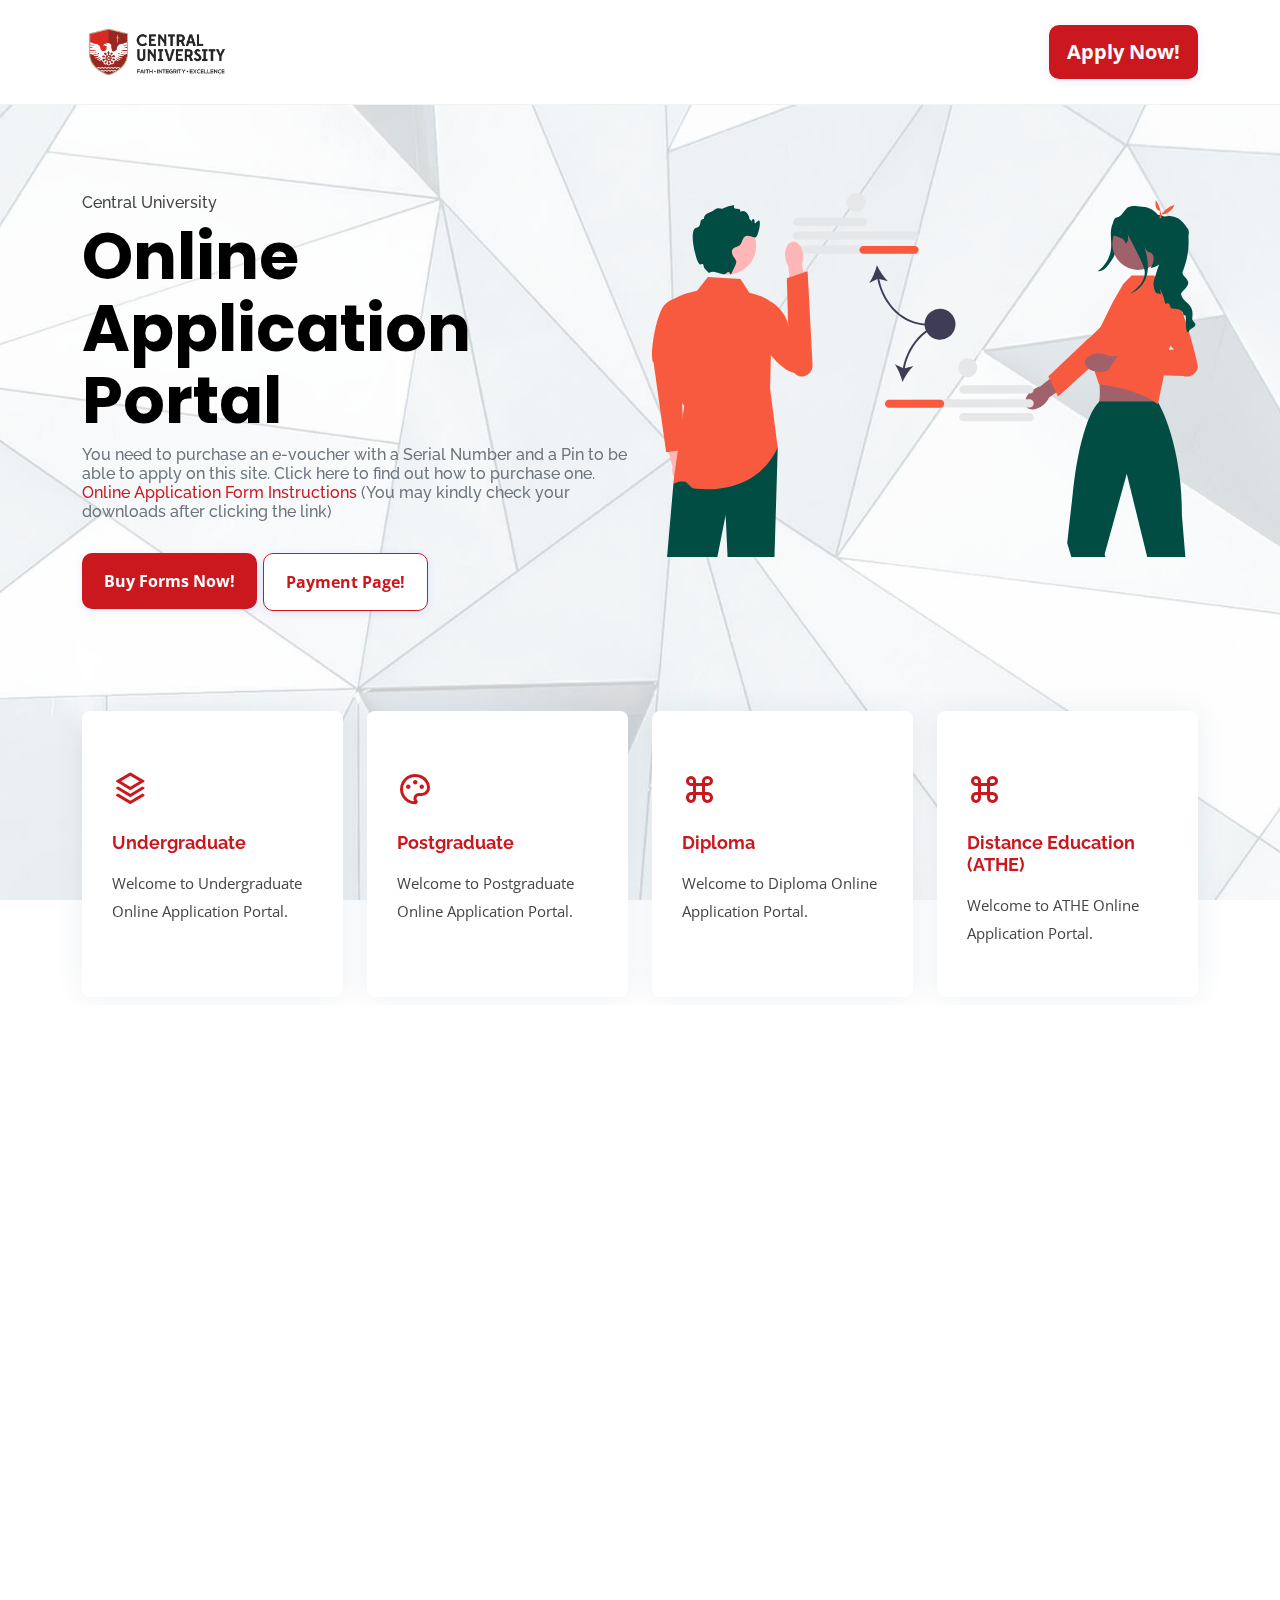
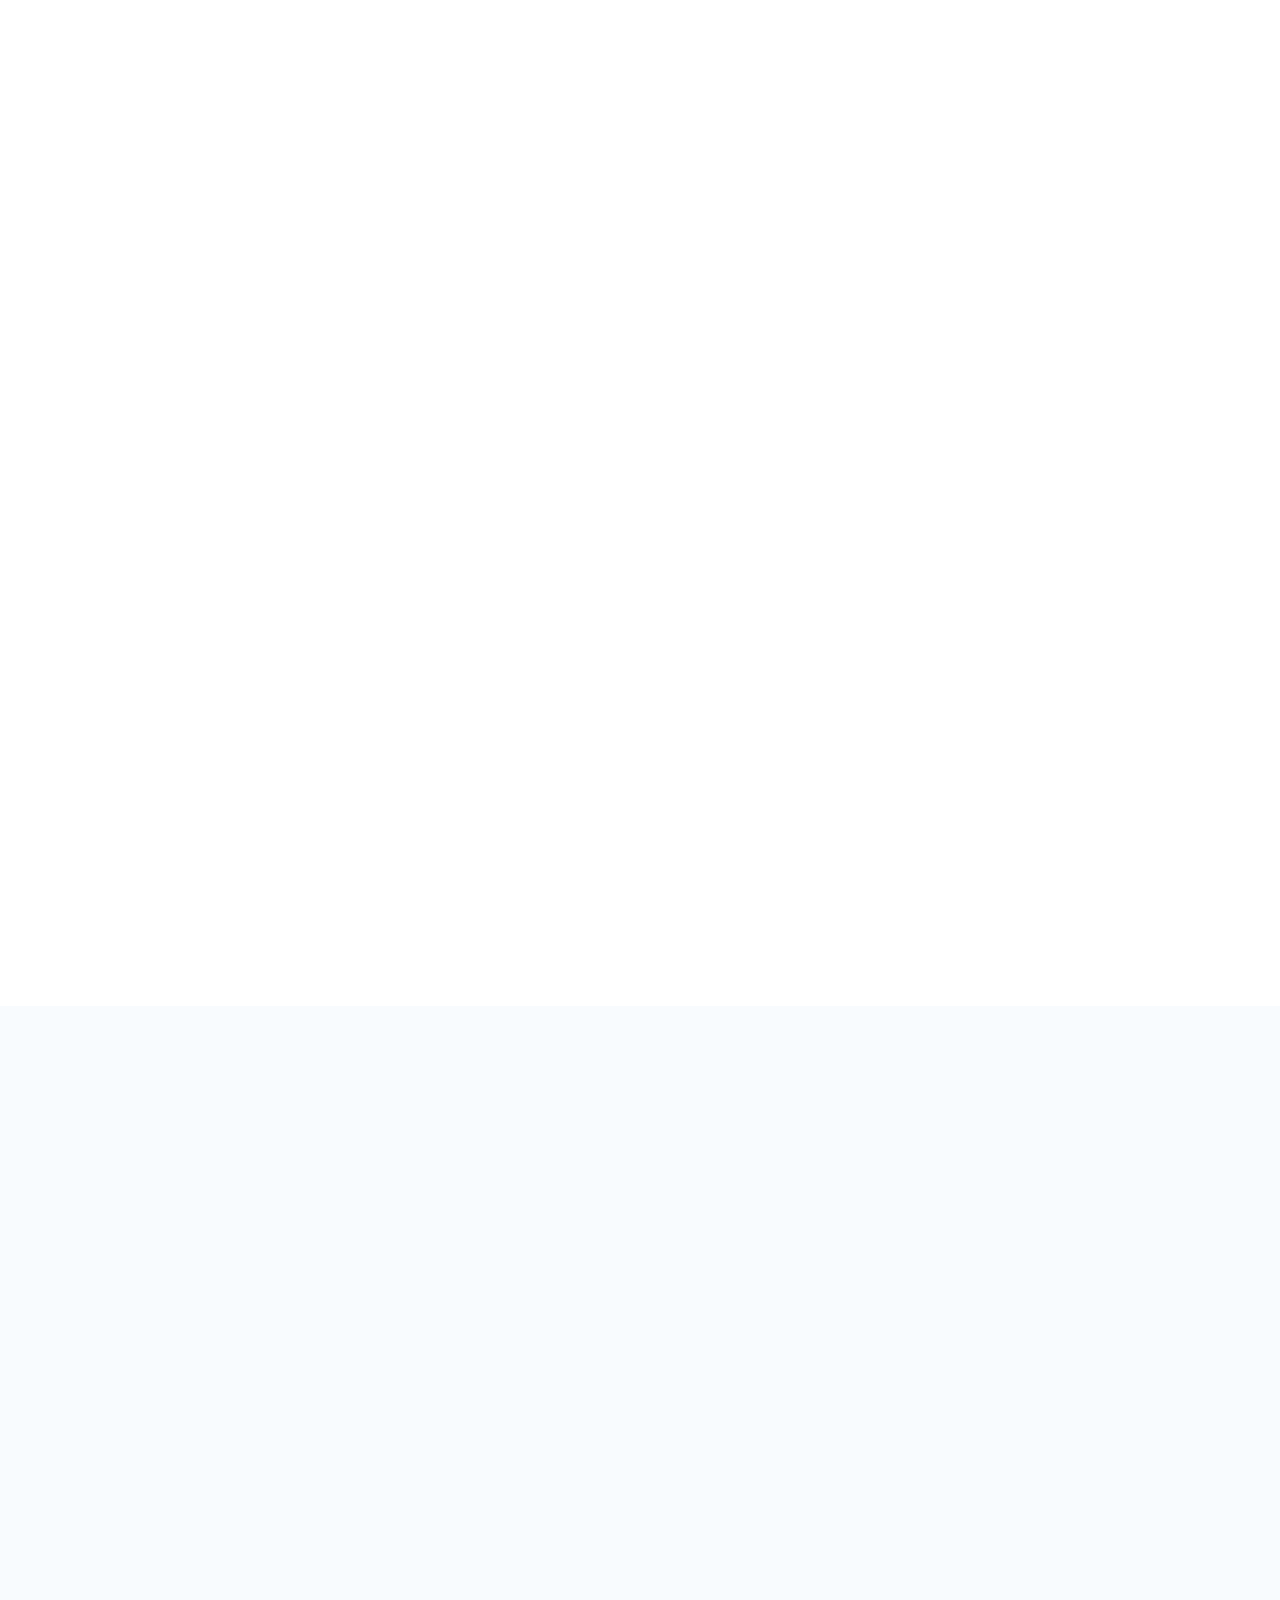
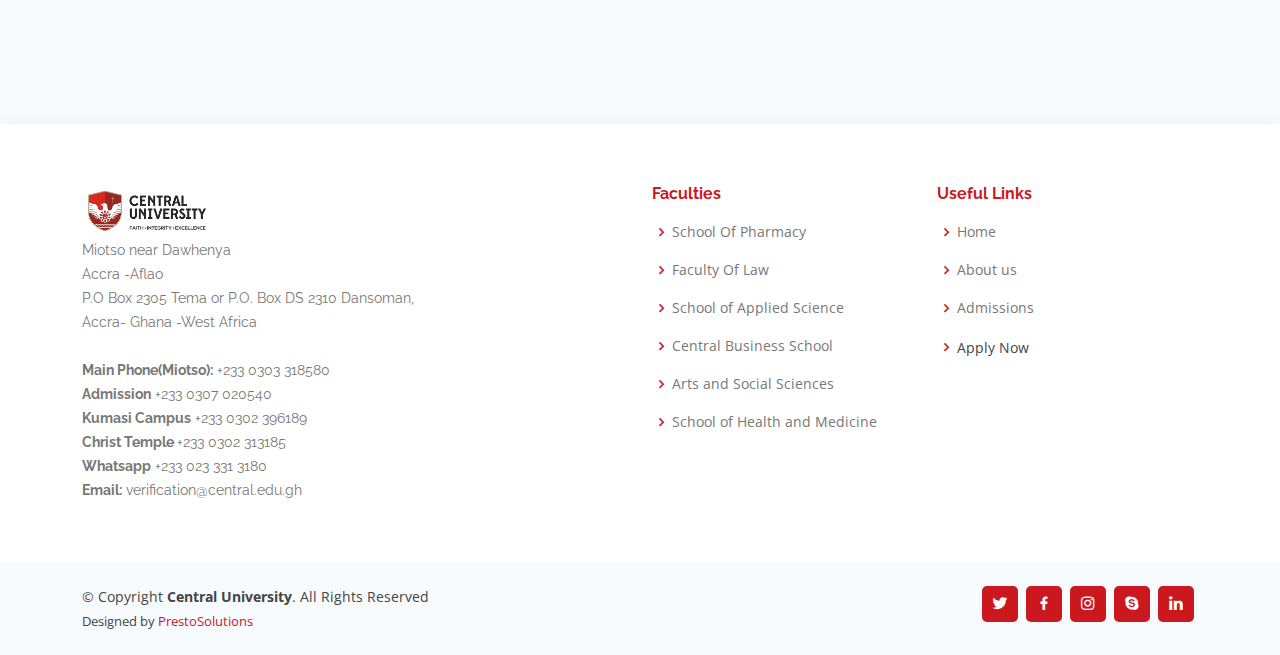
<file: index.html>
<!DOCTYPE html>
<html lang="en">

<head>
  <!-- Google tag (gtag.js) -->
<script async src="https://www.googletagmanager.com/gtag/js?id=G-0PK8SXFW8Q"></script>
<script>
  window.dataLayer = window.dataLayer || [];
  function gtag(){dataLayer.push(arguments);}
  gtag('js', new Date());

  gtag('config', 'G-0PK8SXFW8Q');
</script>
  <meta charset="utf-8">
  <meta content="width=device-width, initial-scale=1.0" name="viewport">

  <title>Central University</title>
  <meta content="" name="description">
  <meta content="" name="keywords">

  <!-- Favicons -->
  <link href="assets/img/fav.png" rel="icon">
  <link href="assets/img/apple-touch-icon.png" rel="apple-touch-icon">

  <!-- Google Fonts -->
  <link href="https://fonts.googleapis.com/css?family=Open+Sans:300,300i,400,400i,600,600i,700,700i|Raleway:300,300i,400,400i,500,500i,600,600i,700,700i|Poppins:300,300i,400,400i,500,500i,600,600i,700,700i" rel="stylesheet">

  <!-- Vendor CSS Files -->
  <link href="assets/vendor/aos/aos.css" rel="stylesheet">
  <link href="assets/vendor/bootstrap/css/bootstrap.min.css" rel="stylesheet">
  <link href="assets/vendor/bootstrap-icons/bootstrap-icons.css" rel="stylesheet">
  <link href="assets/vendor/boxicons/css/boxicons.min.css" rel="stylesheet">
  <link href="assets/vendor/glightbox/css/glightbox.min.css" rel="stylesheet">
  <link href="assets/vendor/remixicon/remixicon.css" rel="stylesheet">
  <link href="assets/vendor/swiper/swiper-bundle.min.css" rel="stylesheet">
  
  <!-- Template Main CSS File -->
  <link href="assets/css/style.css" rel="stylesheet">

  

</head>

<body>


    <!-- ======= Header ======= -->
 <header id="header" class="" style="background: #fff;">
  <div class="container d-flex align-items-center justify-content-between"> 
    <a href="index.html">
      <img class="" src="assets/img/Central-Uni-logo.png" alt="" width="150">  
    </a>
    <nav id="navbar" class="navbar navbar-light ">
      <ul>
        <!-- <li><a class="nav-link scrollto active" href="#ourprograms">Our Programs</a></li>
        <li><a class="nav-link scrollto" href="online.html">Admissions</a></li>
        <li><a class="nav-link scrollto" href="#faq">FAQ</a></li>
         -->
    
        <a href="https://www.central.edu.gh/">
          <button class="pill-button" style="width: fit-content; padding: 12px 18px;">Apply Now!</button>
        </a>
      </ul>
      
      <i class="bi bi-list mobile-nav-toggle"></i>
    </nav>

    
  </div>
 </header>

  <!-- ======= Hero Section ======= -->
  <section id="hero" class="d-flex align-items-center">
    <div class="container position-relative" data-aos="fade-up" data-aos-delay="100">
      <div class="row gy-5">
        <div class="col-lg-6 order-1 order-lg-1 text-left">
          <h6>Central University </h6>
          <h1 style="margin: 8px 0;">Online Application Portal</h1>
          <h6 class="text-muted">You need to purchase an e-voucher with a Serial Number and a Pin to be able to apply on this site. Click here to find out how to purchase one. <a href="http://online.central.edu.gh/online_forms_manual.pdf">Online Application Form Instructions</a> (You may kindly check your downloads after clicking the link) </h6>
          <br/>
          <div class="d-flex">

            <a href="tel:*887*18#">
              <button id="myBtn" class="pill-button" style="width: fit-content;">Buy Forms Now!</button>
            </a>
            <button class="pill-button-alternate" style="width: fit-content; margin-left: 6px;"><a href="#program">Payment Page!</a> </button>
          </div>
        </div>

        <div class="col-lg-6 order-2 order-lg-2">
            <img style="width:100%; object-fit:cover ;" src="./assets/img/hero-img.svg" alt="" srcset="">
        </div>
      </div>

      <div class="row icon-boxes">
        <div class="col-md-6 col-lg-3 d-flex align-items-stretch mb-5 mb-lg-0" data-aos="zoom-in" data-aos-delay="200">
          <div class="icon-box">
            <div class="icon"><i class="ri-stack-line"></i></div>
            <h4 class="title"><a href="#undergraduate">Undergraduate</a></h4>
            <p class="description">Welcome to Undergraduate Online Application Portal.</p>
          </div>
        </div>

        <div class="col-md-6 col-lg-3 d-flex align-items-stretch mb-5 mb-lg-0" data-aos="zoom-in" data-aos-delay="300">
          <div class="icon-box">
            <div class="icon"><i class="ri-palette-line"></i></div>
            <h4 class="title"><a href="#postgraduate">Postgraduate</a></h4>
            <p class="description">Welcome to Postgraduate Online Application Portal.</p>
          </div>
        </div>

        <div class="col-md-6 col-lg-3 d-flex align-items-stretch mb-5 mb-lg-0" data-aos="zoom-in" data-aos-delay="400">
          <div class="icon-box">
            <div class="icon"><i class="ri-command-line"></i></div>
            <h4 class="title"><a href="#diploma">Diploma</a></h4>
            <p class="description">Welcome to Diploma Online Application Portal.</p>
          </div>
        </div>

        <div class="col-md-6 col-lg-3 d-flex align-items-stretch mb-5 mb-lg-0" data-aos="zoom-in" data-aos-delay="400">
            <div class="icon-box">
              <div class="icon"><i class="ri-command-line"></i></div>
              <h4 class="title"><a href="#atle">Distance Education (ATHE)</a></h4>
              <p class="description">Welcome to ATHE Online Application Portal.</p>
            </div>
          </div>


      </div>
    </div>
  </section><!-- End Hero -->

  <main id="main">

    <!-- ======= About Video Section ======= -->
    <section id="ourprograms" class="about-video">
      <div id="program" class="container" data-aos="fade-up">
        
 

        
        <h1>Our Programs</h1>
        <p><b> Kindly select a program to continue</b></p>

          <div class="row pt-3 pt-lg-0 mt-5 content" data-aos="fade-left" data-aos-delay="100">
          <div class="col-md-6" style="margin: 15px 0;">
            <div class="imgContainer">
              <img src="./assets/img/cuInter.jpg" alt="" srcset="" style="object-fit: cover; width:100%; height:auto">
            </div>
          </div>
          <div class="col-md-6 content" id="undergraduate">
            <h4 class="studentHeader">Undergraduate</h4>
            <hr>
            <br>
            <p class="description">Welcome to the Undergraduate Online Application portal.
                October Admissions are opened to Nursing Professionals, Law first degree holders and students joining mid stream (i.e. Level 200 & 300) in other programmes.
                February Admission is opened to all prospective Level 100 applicants. <b>Apply Now!</b> <br>
                <b>Price: Ghc 100 </b>
            </p>
            <br>
            <div class="d-flex">
                <div class="pill-button" style="width: fit-content;"><a href="https://workflow.ourmarketplaceonline.com/formfilling/71f28b22-d053-4d24-b92f-58fd4ad5aa8c" style="color: #fff;">Oct. 2022 Admissions</a></div>
                <div class="pill-button" style="width: fit-content; margin-left: 3px;"><a href="https://workflow.ourmarketplaceonline.com/formfilling/8c7e3cc0-0c5b-49d7-849a-bc0b0e891b82" style="color: #fff;">Feb. 2023 Admissions</a></div>
            </div>
            </div>
          </div>

          <div class="row pt-3 pt-lg-0 mt-5 content" data-aos="fade-left" data-aos-delay="100">
            <div class="col-md-6 content" id="postgraduate">
              <h4 class="studentHeader">Postgraduate</h4>
              <hr>
              <br>
              <p class="description">Welcome to Postgraduate Online Application portal.
                February Admission is opened to all prospective Level 100 applicants. You can earn a master's or a doctoral degree at the School of Graduate Studies from over 50+ programmes offered by various departments.<b>Apply Now!</b>
              </p>
              <br>
              <div class="pill-button" style="width: fit-content;"><a href="https://workflow.ourmarketplaceonline.com/formfilling/8c7e3cc0-0c5b-49d7-849a-bc0b0e891b82" style="color: #fff;">Feb. 2023 Admissions</a></div>
            </div>
            <div class="col-md-6" style="margin: 15px 0;">
              <div class="imgContainer">
                <img src="./assets/img/postgrade.jpg" alt="" srcset="" style="object-fit: cover; width:100%; height:auto">
              </div>
            </div>
            </div>

            <div class="row pt-3 pt-lg-0 mt-5 content" data-aos="fade-left" data-aos-delay="100">
              <div class="col-md-6" style="margin: 15px 0;">
                <div class="imgContainer">
                  <img src="./assets/img/diploma.jpeg" alt="" srcset="" style="object-fit: cover; width:100%; height:auto">
                </div>
              </div>
              <div class="col-md-6 content" id="diploma">
                <h4 class="studentHeader">Diploma</h4>
                <hr>
                <br>
                <p class="description">Welcome to Diploma Online Application Portal. February Admission is opened to all prospective Level 100 applicants
                </p>
                <br>
                <div class="pill-button" style="width: fit-content;"><a href="https://workflow.ourmarketplaceonline.com/formfilling/8c7e3cc0-0c5b-49d7-849a-bc0b0e891b82" style="color: #fff;">Apply Now!</a></div>
              </div>
            </div>

            <div class="row pt-3 pt-lg-0 mt-5 content" data-aos="fade-left" data-aos-delay="100">
                <div class="col-md-6 content" id="atle">
                  <h4 class="studentHeader">Distance Education (ATHE)</h4>
                  <hr>
                  <br>
                  <p class="description">
                    Gain admission to Central University this year. <b>ATHE</b> Diploma which is a WASSCE equivalent, qualifies you for admission into level 100 in many programmes areas.
                    Tuition is offered both in person and distance learning modes.
                  </p>
                  <br>
                  <div class="pill-button" style="width: fit-content;"><a href="http://vcampus.central.edu.gh/vcampus" style="color: #fff;">Apply Now!</a></div>
                </div>
                <div class="col-md-6" style="margin: 15px 0;">
                  <div class="imgContainer">
                    <img src="./assets/img/athe.jpg" alt="" srcset="" style="object-fit: cover; width:100%; height:auto">
                  </div>
                </div>
            </div>



      </div>
    </section><!-- End About Video Section -->
    
    <!-- ======= Frequently Asked Questions Section ======= -->
    <section id="faq" class="faq section-bg">
      <div class="container" data-aos="fade-up">

        <div class="section-title">
          <h2>Frequently Asked Questions</h2>
          <p>Here are some frequently asked questions about admission and enrollment.</p>
        </div>

        <div class="faq-list">
          <ul>
            <li data-aos="fade-up">
              <i class="bx bx-help-circle icon-help"></i> <a data-bs-toggle="collapse" class="collapse" data-bs-target="#faq-list-1">Where can one get the Central University application e-vouchers to buy?<i class="bx bx-chevron-down icon-show"></i><i class="bx bx-chevron-up icon-close"></i></a>
              <div id="faq-list-1" class="collapse show" data-bs-parent=".faq-list">
                <p>
                  Kindly visit any near by bank office to purchase our application e-voucher.
                </p>
              </div>
            </li>

            <li data-aos="fade-up" data-aos-delay="100">
              <i class="bx bx-help-circle icon-help"></i> <a data-bs-toggle="collapse" data-bs-target="#faq-list-2" class="collapsed">How much does the application fee cost? <i class="bx bx-chevron-down icon-show"></i><i class="bx bx-chevron-up icon-close"></i></a>
              <div id="faq-list-2" class="collapse" data-bs-parent=".faq-list">
                <p>
                  The application e-voucher cost <b> Ghc 100</b>. Kindly note this should not be more or less than.
                </p>
              </div>
            </li>

            <li data-aos="fade-up" data-aos-delay="200">
              <i class="bx bx-help-circle icon-help"></i> <a data-bs-toggle="collapse" data-bs-target="#faq-list-3" class="collapsed">Can I visit my application document after I have finished filling the form online? If so, till when?<i class="bx bx-chevron-down icon-show"></i><i class="bx bx-chevron-up icon-close"></i></a>
              <div id="faq-list-3" class="collapse" data-bs-parent=".faq-list">
                <p>
                  While you are still workingand have not submitted with your Progress ID, you can always review your application with your Progress ID. <b>Note!:</b> After submission your application is been processed for admission, therefore you can not get a review permit 
                </p>
              </div>
            </li>

            <li data-aos="fade-up" data-aos-delay="300">
              <i class="bx bx-help-circle icon-help"></i> <a data-bs-toggle="collapse" data-bs-target="#faq-list-4" class="collapsed">What do I do if I have difficulty logging in? <i class="bx bx-chevron-down icon-show"></i><i class="bx bx-chevron-up icon-close"></i></a>
              <div id="faq-list-4" class="collapse" data-bs-parent=".faq-list">
                <p>
                  Kindly Call the Admission office. Telephone: <strong>Admission</strong> +233  0307 020540
                </p>
              </div>
            </li>

            <li data-aos="fade-up" data-aos-delay="400">
              <i class="bx bx-help-circle icon-help"></i> <a data-bs-toggle="collapse" data-bs-target="#faq-list-5" class="collapsed">If I have D7 in English and Mathematics, do I have a chance to get processed for admissions?<i class="bx bx-chevron-down icon-show"></i><i class="bx bx-chevron-up icon-close"></i></a>
              <div id="faq-list-5" class="collapse" data-bs-parent=".faq-list">
                <p>
                  D7 doesn't qualify you for a degree program, however the university runs a diploma program <b>(ATHE)</b> that we belive can help you continue with studies in many programmes areas.
                </p>
              </div>
            </li>

          </ul>
        </div>

      </div>
    </section><!-- End Frequently Asked Questions Section -->

  </main><!-- End #main -->

  <!-- The Modal -->
  <div id="myModal" class="container modal" width="50%" style="margin:20px 0;">

    <!-- Modal content -->
    <div class="modal-content">
        <div class="modal-header" style="background: #ca181e; color: #fff;">
          <h2>How to Buy a Voucher</h2>
          <span class="close">&times;</span>
        </div>
        <div class="modal-body">
            <h3>Steps</h3>
            <ol>
                <li>Visit any of the banks displayed below.</li>
                <li>Specify one of the application vouchers to buy.</li>
                <li>Pay for the voucher and obtain a receipt with <b>SERIAL NUMBER</b> and <b>PIN</b>.</li>
                <li>Proceed to this page and enter your <b>SERIAL NUMBER</b> and <b>PIN</b> to Continue.</li>
            </ol>
        </div>
    </div>
</div>
<!-- The Modal -->
<div id="myModal2" class="container modal" width="50%" style="margin:20px 0;">

  <!-- Modal content -->
  <div class="modal-content">
      <div class="modal-header" style="background: #ca181e; color: #fff;">
        <h2>Our Payment Methods</h2>
        <span class="close2">&times;</span>
      </div>
      <div class="modal-body">
        <h6 class="">Kindly dial our USSD code to purchase e-voucher!</h6>
          <div class="container d-flex">
            <p><b>USSD: *887*18#</b></p>
          </div>
      </div>
  </div>
</div>
  <!-- ======= Footer ======= -->
  <footer id="footer">

    <div class="footer-top">
      <div class="container">
        <div class="row">

          <div class="col-lg-6 col-md-6 footer-contact">
            <img class="" src="assets/img/Central-Uni-logo.png" alt="" width="130">
            <p>
              Miotso near Dawhenya <br>
              Accra -Aflao<br>
              P.O Box 2305 Tema or P.O. Box DS 2310 Dansoman,<br> Accra- Ghana -West Africa <br><br>
              <strong>Main Phone(Miotso):</strong> +233 0303 318580 <br>
              <strong>Admission</strong> +233  0307 020540 <br>
                
                <strong>Kumasi Campus</strong> +233 0302 396189 <br>
               <strong>Christ Temple </strong> +233 0302 313185 <br>
               <strong>Whatsapp</strong> +233 023 331 3180 <br>
              <strong>Email:</strong> verification@central.edu.gh <br>
            </p>
          </div>

          <div class="col-lg-3 col-md-6 footer-links">
            <h4>Faculties</h4>
            <ul>
              <li><i class="bx bx-chevron-right"></i> <a href="#">School Of Pharmacy</a></li>
              <li><i class="bx bx-chevron-right"></i> <a href="#">Faculty Of Law</a></li>
              <li><i class="bx bx-chevron-right"></i> <a href="#">School of Applied Science</a></li>
              <li><i class="bx bx-chevron-right"></i> <a href="#">Central Business School</a></li>
              <li><i class="bx bx-chevron-right"></i> <a href="#">Arts and Social Sciences</a></li>
              <li><i class="bx bx-chevron-right"></i> <a href="#">School of Health and Medicine </a></li>
            </ul>
          </div>
          
          <div class="col-lg-3 col-md-6 footer-links">
            <h4>Useful Links</h4>
            <ul>
              <li><i class="bx bx-chevron-right"></i> <a href="#">Home</a></li>
              <li><i class="bx bx-chevron-right"></i> <a href="#">About us</a></li>
              <li><i class="bx bx-chevron-right"></i> <a href="#">Admissions</a></li>
              <li><i class="bx bx-chevron-right"></i> <a href="#"></a>Apply Now</li>
              <!-- <li><i class="bx bx-chevron-right"></i> <a href="#">Privacy policy</a></li> -->
            </ul>
          </div>

          

          <!-- <div class="col-lg-4 col-md-6 footer-newsletter">
            <h4>Join Our Newsletter</h4>
            <p>Tamen quem nulla quae legam multos aute sint culpa legam noster magna</p>
            <form action="" method="post">
              <input type="email" name="email"><input type="submit" value="Subscribe">
            </form>
          </div> -->

        </div>
      </div>
    </div>

    <div class="container d-md-flex py-4">

      <div class="me-md-auto text-center text-md-start">
        <div class="copyright">
          &copy; Copyright <strong><span>Central University</span></strong>. All Rights Reserved
        </div>
        <div class="credits">
          <!-- All the links in the footer should remain intact. -->
          <!-- You can delete the links only if you purchased the pro version. -->
          <!-- Licensing information: https://bootstrapmade.com/license/ -->
          <!-- Purchase the pro version with working PHP/AJAX contact form: https://bootstrapmade.com/onepage-multipurpose-bootstrap-template/ -->
          Designed by <a href="https://prestoghana.com/">PrestoSolutions</a>
        </div>
      </div>
      <div class="social-links text-center text-md-right pt-3 pt-md-0">
        <a href="#" class="twitter"><i class="bx bxl-twitter"></i></a>
        <a href="#" class="facebook"><i class="bx bxl-facebook"></i></a>
        <a href="#" class="instagram"><i class="bx bxl-instagram"></i></a>
        <a href="#" class="google-plus"><i class="bx bxl-skype"></i></a>
        <a href="#" class="linkedin"><i class="bx bxl-linkedin"></i></a>
      </div>
    </div>
  </footer><!-- End Footer -->


  <a href="#" class="back-to-top d-flex align-items-center justify-content-center"><i class="bi bi-arrow-up-short"></i></a>


 
  <!-- Vendor JS Files -->
  <script src="assets/vendor/purecounter/purecounter_vanilla.js"></script>
  <script src="assets/vendor/aos/aos.js"></script>
  <script src="assets/vendor/bootstrap/js/bootstrap.bundle.min.js"></script>
  <script src="assets/vendor/glightbox/js/glightbox.min.js"></script>
  <script src="assets/vendor/isotope-layout/isotope.pkgd.min.js"></script>
  <script src="assets/vendor/swiper/swiper-bundle.min.js"></script>
  <script src="assets/vendor/php-email-form/validate.js"></script>
  

  <!-- Template Main JS File -->
  <script src="assets/js/main.js"></script>

</body>
<script>
  // Get the modal
var modal = document.getElementById("myModal");
var modal2 = document.getElementById("myModal2");

// Get the button that opens the modal
var btn = document.getElementById("myBtn");
// var btn2 = document.getElementById("myBtn2");

// Get the <span> element that closes the modal
var span = document.getElementsByClassName("close")[0];
var span2 = document.getElementsByClassName("close2")[0];

// When the user clicks the button, open the modal
btn.onclick = function() {
modal.style.display = "block";
}
// btn2.onclick = function() {
// modal2.style.display = "block";
// }

// When the user clicks on <span> (x), close the modal
span.onclick = function() {
modal.style.display = "none";
}
// span2.onclick = function() {
// modal2.style.display = "none";
// }

// When the user clicks anywhere outside of the modal, close it
window.onclick = function(event) {
if (event.target == modal || event.target == modal2) {
  modal.style.display = "none";
  modal2.style.display = "none";
}
}


</script>
</html>
</file>
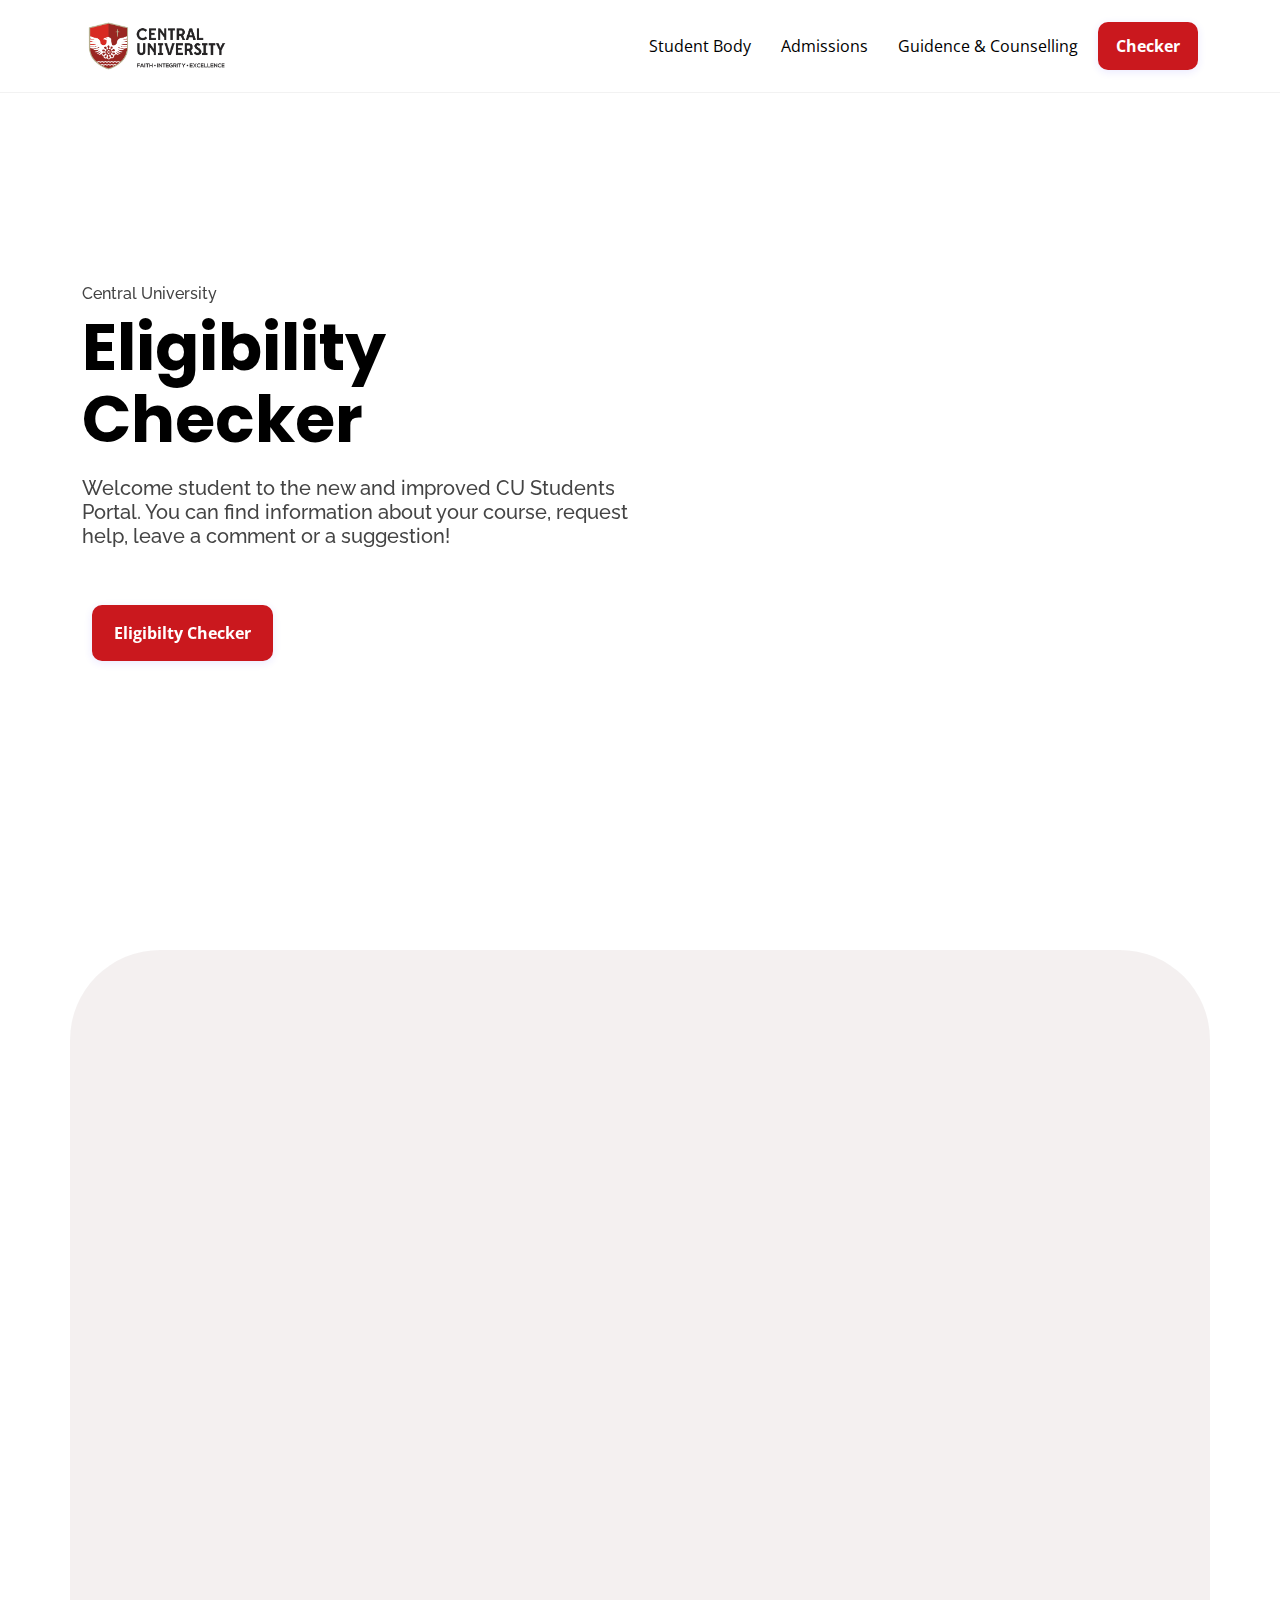
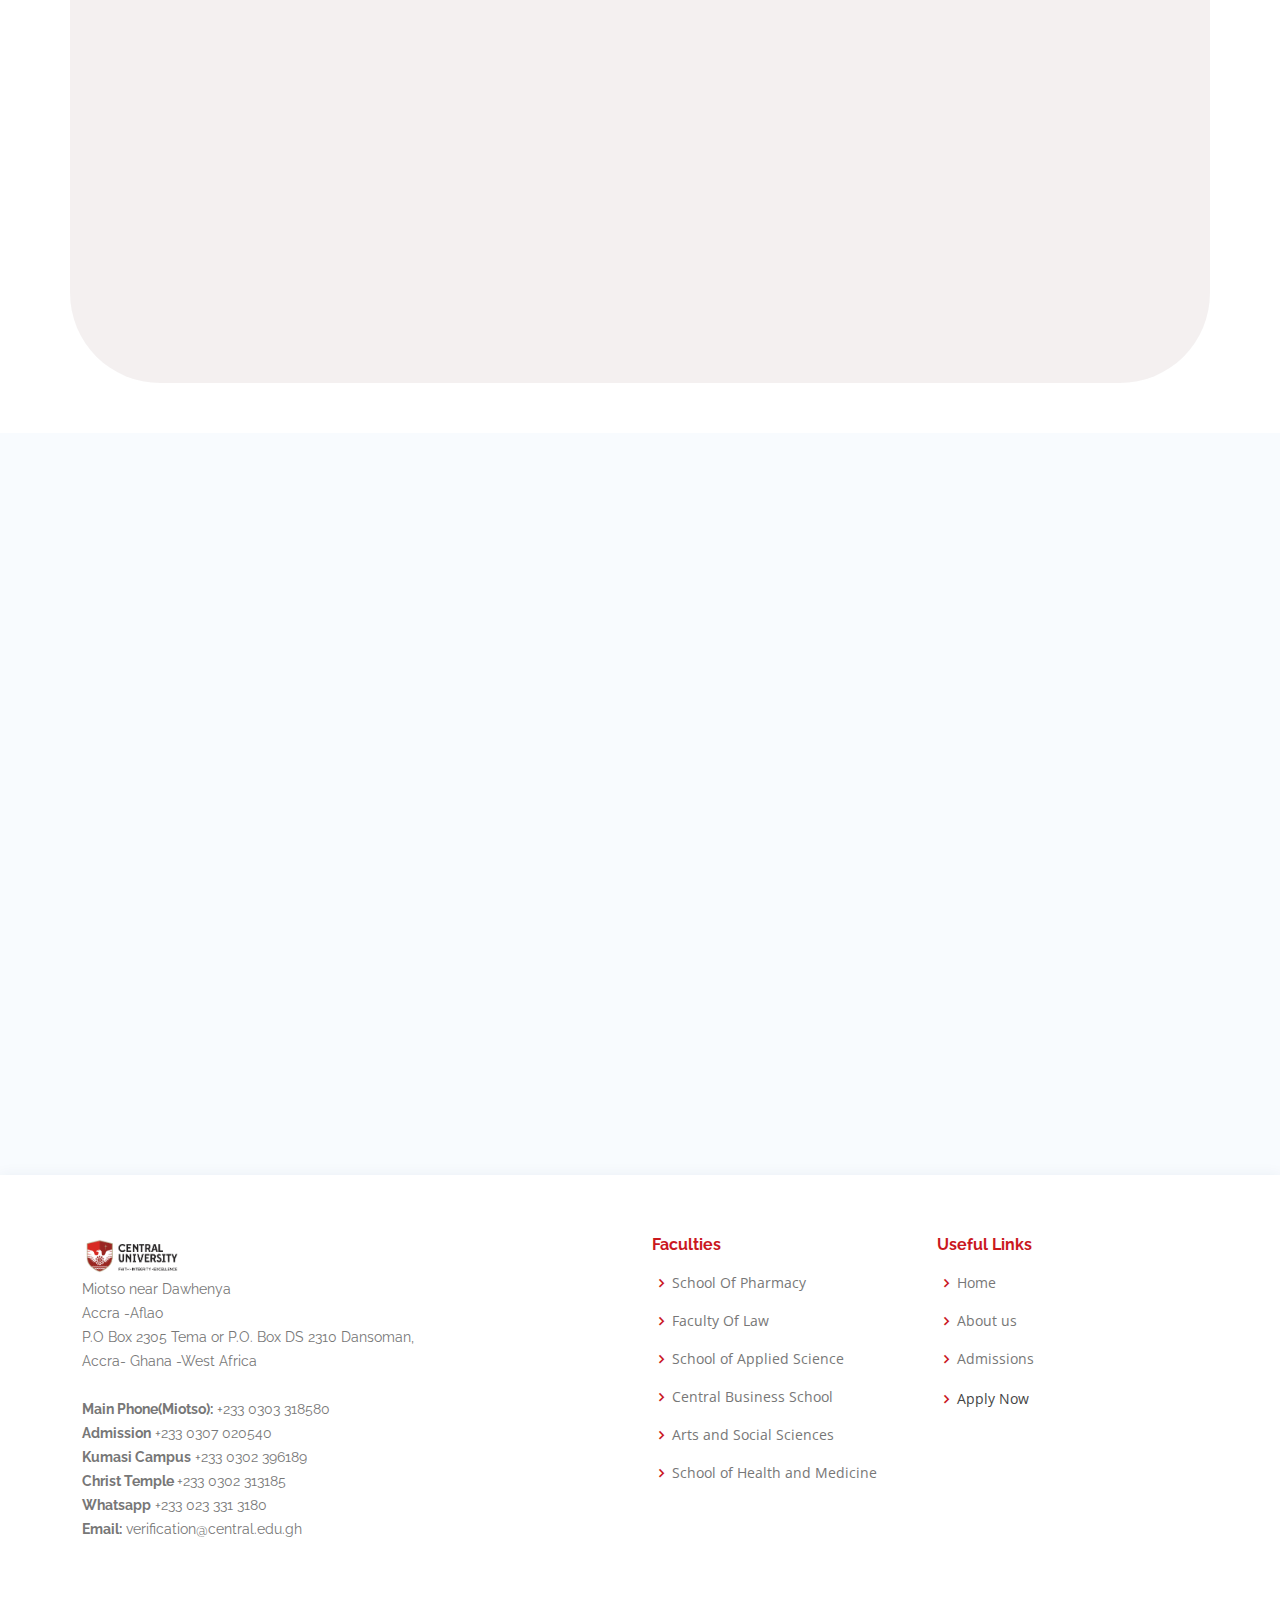
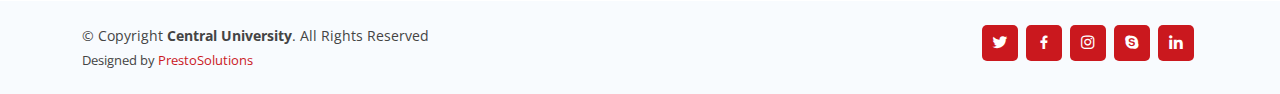
<file: eligibility.html>
<!DOCTYPE html>
<html lang="en">

<head>
  <!-- Google tag (gtag.js) -->
<script async src="https://www.googletagmanager.com/gtag/js?id=G-0PK8SXFW8Q"></script>
<script>
  window.dataLayer = window.dataLayer || [];
  function gtag(){dataLayer.push(arguments);}
  gtag('js', new Date());

  gtag('config', 'G-0PK8SXFW8Q');
</script>
  <meta charset="utf-8">
  <meta content="width=device-width, initial-scale=1.0" name="viewport">

  <title>Central University</title>
  <meta content="" name="description">
  <meta content="" name="keywords">

  <!-- Favicons -->
  <link href="assets/img/fav.png" rel="icon">
  <link href="assets/img/apple-touch-icon.png" rel="apple-touch-icon">

  <!-- Google Fonts -->
  <link href="https://fonts.googleapis.com/css?family=Open+Sans:300,300i,400,400i,600,600i,700,700i|Raleway:300,300i,400,400i,500,500i,600,600i,700,700i|Poppins:300,300i,400,400i,500,500i,600,600i,700,700i" rel="stylesheet">

  <!-- Vendor CSS Files -->
  <link href="assets/vendor/aos/aos.css" rel="stylesheet">
  <link href="assets/vendor/bootstrap/css/bootstrap.min.css" rel="stylesheet">
  <link href="assets/vendor/bootstrap-icons/bootstrap-icons.css" rel="stylesheet">
  <link href="assets/vendor/boxicons/css/boxicons.min.css" rel="stylesheet">
  <link href="assets/vendor/glightbox/css/glightbox.min.css" rel="stylesheet">
  <link href="assets/vendor/remixicon/remixicon.css" rel="stylesheet">
  <link href="assets/vendor/swiper/swiper-bundle.min.css" rel="stylesheet">

  <!-- Template Main CSS File -->
  <link href="assets/css/style.css" rel="stylesheet">

  <!-- =======================================================
  * Template Name: OnePage - v4.9.2
  * Template URL: https://bootstrapmade.com/onepage-multipurpose-bootstrap-template/
  * Author: BootstrapMade.com
  * License: https://bootstrapmade.com/license/
  ======================================================== -->
</head>

<body>

 <!-- ======= Header ======= -->
 <header id="header" class="fixed-top" style="background: #fff;">
  <div class="container d-flex align-items-center justify-content-between"> 
    <a href="index.html">
      <img class="" src="assets/img/Central-Uni-logo.png" alt="" width="150">
    </a>
      
    <nav id="navbar" class="navbar navbar-light ">
      <ul>
        <li><a class="nav-link scrollto active" href="students.html">Student Body</a></li>
        <li><a class="nav-link scrollto" href="online.html">Admissions</a></li>
        <li><a class="nav-link scrollto text-muted" href="#" disabled>Guidence & Counselling </a></li>
        
        <button class="pill-button" style="padding: 12px 18px; margin-left: 20px;">Checker
        </button>
        
      </ul>
      
      <i class="bi bi-list mobile-nav-toggle"></i>
    </nav>

    
  </div>
 </header>

  <!-- ======= Hero Section ======= -->
  <section id="hero" class="d-flex align-items-center" style="background: #fff;">
    <div class="container position-relative" data-aos="fade-up" data-aos-delay="100">
      <div class="row">
        <div class="col-xl-6 col-lg-6 text-left">
          <h6>Central University </h6>
          <h1 style="margin-bottom: 20px;">Eligibility Checker</h1>
          <h5>Welcome student to the new and improved CU Students Portal. You can find information about your course, request help, leave a comment or a suggestion!
          </h5>
          <br/>
          <div class="row" style="padding: 25px 22px;">
            <a href="#about" class="pill-button" style="margin-right: 10px; margin-bottom:10px">Eligibilty Checker</a>
            
          </div>
        </div>
        <div class="col-xl-6 col-lg-6 text-center">
         <!-- <img src="./assets/img/cuGram/cu11.jpg" alt="" width="100%" srcset="">  -->
        </div>
      </div>
      <div class="text-center">
      </div>

      <!-- <div class="row icon-boxes">
        <div class="col-md-6 col-lg-4 d-flex align-items-stretch mb-5 mb-lg-0" data-aos="zoom-in" data-aos-delay="200">
          <div class="icon-box">
            <div class="icon"><i class="ri-stack-line"></i></div>
            <h4 class="title"><a href="">Integrity</a></h4>
            <p class="description">We pride our successes and strides on transparency and accountability</p>
          </div>
        </div>

        <div class="col-md-6 col-lg-4 d-flex align-items-stretch mb-5 mb-lg-0" data-aos="zoom-in" data-aos-delay="300">
          <div class="icon-box">
            <div class="icon"><i class="ri-palette-line"></i></div>
            <h4 class="title"><a href="">Faith</a></h4>
            <p class="description">As a christian institution we focus on leadership and faith in the Lord!</p>
          </div>
        </div>

        <div class="col-md-6 col-lg-4 d-flex align-items-stretch mb-5 mb-lg-0" data-aos="zoom-in" data-aos-delay="400">
          <div class="icon-box">
            <div class="icon"><i class="ri-command-line"></i></div>
            <h4 class="title"><a href="">Excellence</a></h4>
            <p class="description">As our record may show. We top charts holistically. Aiming to pesevere</p>
          </div>
        </div>
 -->

      </div>
    </div>
  </section><!-- End Hero -->

  <main id="main">

    <div class="container" style="padding:90px; background-color: rgba(60,1,3,0.06); border-radius:90px; margin-top:50px;margin-bottom: 50px;;">

        <div class="row pt-3 pt-lg-0 mt-5 content" data-aos="fade-left" data-aos-delay="100">
            <div class="col-md-6">
              <div class="imgContainer">
               <!-- <img src="./assets/img/cuGram/cu14.jpg" alt="" srcset="" style="object-fit: cover; width:100%; height:auto"> -->
              </div>
            </div>
            <div class="col-md-6 content">
              <h3 class="studentHeader" style="text-align: center;">Online Learning</h3>
              <hr>
              <br>
              <p class="description">Lorem ipsum dolor sit, amet consectetur adipisicing elit. Illo quod, fugit alias veritatis cum voluptate distinctio blanditiis iste facere natus harum eaque excepturi autem inventore exercitationem magnam asperiores amet. Facilis?
                Lorem ipsum dolor sit amet, consectetur adipisicing elit. Laudantium officia veritatis veniam corrupti, non exercitationem possimus eum vero culpa impedit odit! Molestias, adipisci quae illum eius magnam cupiditate deserunt quidem!
              </p>
              <br>
              <div class="pill-button" style="width: fit-content; margin:auto;">Take a survey now!</div>
            </div>
            </div>
  
            <div class="row pt-3 pt-lg-0 mt-5 content" data-aos="fade-left" data-aos-delay="100">
              <div class="col-md-6 content">
                <h3 class="studentHeader" style="text-align: center;">Student Councelling</h3>
                <hr>
                <br>
                <p class="description">Lorem ipsum dolor sit, amet consectetur adipisicing elit. Illo quod, fugit alias veritatis cum voluptate distinctio blanditiis iste facere natus harum eaque excepturi autem inventore exercitationem magnam asperiores amet. Facilis?
                  Lorem ipsum dolor sit amet, consectetur adipisicing elit. Laudantium officia veritatis veniam corrupti, non exercitationem possimus eum vero culpa impedit odit! Molestias, adipisci quae illum eius magnam cupiditate deserunt quidem!
                </p>
                <br>
                <div class="pill-button" style="width: fit-content; margin:auto;">Take a survey now!</div>
              </div>
              <div class="col-md-6">
                <div class="imgContainer">
                  <!--<img src="./assets/img/cuGram/cu14.jpg" alt="" srcset="" style="object-fit: cover; width:100%; height:auto"> -->
                </div>
              </div>
              </div>
</div>
    <!-- ======= About Video Section ======= -->
    <!-- <section id="about" class="about-video">
      <div class="container" data-aos="fade-up">
        
 

        
        <h1>Student Resources</h1>

          <div class="row pt-3 pt-lg-0 mt-5 content" data-aos="fade-left" data-aos-delay="100">
          <div class="col-md-6">
            <div class="imgContainer">
              <!-- <img src="./assets/img/cuGram/cu14.jpg" alt="" srcset="" style="object-fit: cover; width:100%; height:auto"> 
            </div>
          </div>
          <div class="col-md-6 content">
            <h4 class="studentHeader">Online Learning</h4>
            <hr>
            <br>
            <p class="description">Lorem ipsum dolor sit, amet consectetur adipisicing elit. Illo quod, fugit alias veritatis cum voluptate distinctio blanditiis iste facere natus harum eaque excepturi autem inventore exercitationem magnam asperiores amet. Facilis?
              Lorem ipsum dolor sit amet, consectetur adipisicing elit. Laudantium officia veritatis veniam corrupti, non exercitationem possimus eum vero culpa impedit odit! Molestias, adipisci quae illum eius magnam cupiditate deserunt quidem!
            </p>
            <br>
            <div class="pill-button" style="width: fit-content;">Take a survey now!</div>
          </div>
          </div>

          <div class="row pt-3 pt-lg-0 mt-5 content" data-aos="fade-left" data-aos-delay="100">
            <div class="col-md-6 content">
              <h4 class="studentHeader">Student Councelling</h4>
              <hr>
              <br>
              <p class="description">Lorem ipsum dolor sit, amet consectetur adipisicing elit. Illo quod, fugit alias veritatis cum voluptate distinctio blanditiis iste facere natus harum eaque excepturi autem inventore exercitationem magnam asperiores amet. Facilis?
                Lorem ipsum dolor sit amet, consectetur adipisicing elit. Laudantium officia veritatis veniam corrupti, non exercitationem possimus eum vero culpa impedit odit! Molestias, adipisci quae illum eius magnam cupiditate deserunt quidem!
              </p>
              <br>
              <div class="pill-button" style="width: fit-content;">Take a survey now!</div>
            </div>
            <div class="col-md-6">
              <div class="imgContainer">
                <!-- <img src="./assets/img/cuGram/cu14.jpg" alt="" srcset="" style="object-fit: cover; width:100%; height:auto"> 
              </div>
            </div>
            </div>

            <div class="row pt-3 pt-lg-0 mt-5 content" data-aos="fade-left" data-aos-delay="100">
              <div class="col-md-6">
                <div class="imgContainer">
                  <!-- <img src="./assets/img/cuGram/cu14.jpg" alt="" srcset="" style="object-fit: cover; width:100%; height:auto"> 
                </div>
              </div>
              <div class="col-md-6 content">
                <h4 class="studentHeader">Alumni Portal</h4>
                <hr>
                <br>
                <p class="description">Lorem ipsum dolor sit, amet consectetur adipisicing elit. Illo quod, fugit alias veritatis cum voluptate distinctio blanditiis iste facere natus harum eaque excepturi autem inventore exercitationem magnam asperiores amet. Facilis?
                  Lorem ipsum dolor sit amet, consectetur adipisicing elit. Laudantium officia veritatis veniam corrupti, non exercitationem possimus eum vero culpa impedit odit! Molestias, adipisci quae illum eius magnam cupiditate deserunt quidem!
                </p>
                <br>
                <div class="pill-button" style="width: fit-content;">Take a survey now!</div>
              </div>
              </div>



      </div>
    </section>-->

     <!-- ======= Cta Section ======= -->
     <!-- <section id="admissions" class="cta">
      <div class="container" data-aos="zoom-in">
        <div class="text-center">
          <h3>Are you eligible for our 2022-2023 enrollment?</h3>
          <p> Check to see which courses you are eligible for on our eligibility platform. </p>
          <a class="cta-btn" href="#">Check Eligibility</a>
        </div>
      </div>
    </section>End Cta Section -->


    
    <!-- ======= Frequently Asked Questions Section ======= -->
    <section id="faq" class="faq section-bg">
      <div class="container" data-aos="fade-up">

        <div class="section-title">
          <h2>Frequently Asked Questions</h2>
          <p>Here are some frequently asked questions about admission and enrollment.</p>
        </div>

        <div class="faq-list">
          <ul>
            <li data-aos="fade-up">
              <i class="bx bx-help-circle icon-help"></i> <a data-bs-toggle="collapse" class="collapse" data-bs-target="#faq-list-1">Can I continue if I have a diploma degree<i class="bx bx-chevron-down icon-show"></i><i class="bx bx-chevron-up icon-close"></i></a>
              <div id="faq-list-1" class="collapse show" data-bs-parent=".faq-list">
                <p>
                  Feugiat pretium nibh ipsum consequat. Tempus iaculis urna id volutpat lacus laoreet non curabitur gravida. Venenatis lectus magna fringilla urna porttitor rhoncus dolor purus non.
                </p>
              </div>
            </li>

            <li data-aos="fade-up" data-aos-delay="100">
              <i class="bx bx-help-circle icon-help"></i> <a data-bs-toggle="collapse" data-bs-target="#faq-list-2" class="collapsed">Do you accept international students, and are the rates the same? <i class="bx bx-chevron-down icon-show"></i><i class="bx bx-chevron-up icon-close"></i></a>
              <div id="faq-list-2" class="collapse" data-bs-parent=".faq-list">
                <p>
                  Dolor sit amet consectetur adipiscing elit pellentesque habitant morbi. Id interdum velit laoreet id donec ultrices. Fringilla phasellus faucibus scelerisque eleifend donec pretium. Est pellentesque elit ullamcorper dignissim. Mauris ultrices eros in cursus turpis massa tincidunt dui.
                </p>
              </div>
            </li>

            <li data-aos="fade-up" data-aos-delay="200">
              <i class="bx bx-help-circle icon-help"></i> <a data-bs-toggle="collapse" data-bs-target="#faq-list-3" class="collapsed">Can I attend Central University as a distant student <i class="bx bx-chevron-down icon-show"></i><i class="bx bx-chevron-up icon-close"></i></a>
              <div id="faq-list-3" class="collapse" data-bs-parent=".faq-list">
                <p>
                  Eleifend mi in nulla posuere sollicitudin aliquam ultrices sagittis orci. Faucibus pulvinar elementum integer enim. Sem nulla pharetra diam sit amet nisl suscipit. Rutrum tellus pellentesque eu tincidunt. Lectus urna duis convallis convallis tellus. Urna molestie at elementum eu facilisis sed odio morbi quis
                </p>
              </div>
            </li>

            <li data-aos="fade-up" data-aos-delay="300">
              <i class="bx bx-help-circle icon-help"></i> <a data-bs-toggle="collapse" data-bs-target="#faq-list-4" class="collapsed">Do I get a discount as a member of the ICGC? <i class="bx bx-chevron-down icon-show"></i><i class="bx bx-chevron-up icon-close"></i></a>
              <div id="faq-list-4" class="collapse" data-bs-parent=".faq-list">
                <p>
                  Molestie a iaculis at erat pellentesque adipiscing commodo. Dignissim suspendisse in est ante in. Nunc vel risus commodo viverra maecenas accumsan. Sit amet nisl suscipit adipiscing bibendum est. Purus gravida quis blandit turpis cursus in.
                </p>
              </div>
            </li>

            <li data-aos="fade-up" data-aos-delay="400">
              <i class="bx bx-help-circle icon-help"></i> <a data-bs-toggle="collapse" data-bs-target="#faq-list-5" class="collapsed">Do you offer any kind of scholarships? <i class="bx bx-chevron-down icon-show"></i><i class="bx bx-chevron-up icon-close"></i></a>
              <div id="faq-list-5" class="collapse" data-bs-parent=".faq-list">
                <p>
                  Laoreet sit amet cursus sit amet dictum sit amet justo. Mauris vitae ultricies leo integer malesuada nunc vel. Tincidunt eget nullam non nisi est sit amet. Turpis nunc eget lorem dolor sed. Ut venenatis tellus in metus vulputate eu scelerisque.
                </p>
              </div>
            </li>

          </ul>
        </div>

      </div>
    </section>
</div>
  </main><!-- End #main -->

  <!-- ======= Footer ======= -->
  <footer id="footer">

    <div class="footer-top">
      <div class="container">
        <div class="row">

          <div class="col-lg-6 col-md-6 footer-contact">
            <img class="" src="assets/img/Central-Uni-logo.png" alt="" width="100"> 
            <p>
              Miotso near Dawhenya <br>
              Accra -Aflao<br>
              P.O Box 2305 Tema or P.O. Box DS 2310 Dansoman,<br> Accra- Ghana -West Africa <br><br>
              <strong>Main Phone(Miotso):</strong> +233 0303 318580 <br>
              <strong>Admission</strong> +233  0307 020540 <br>
                
                <strong>Kumasi Campus</strong> +233 0302 396189 <br>
               <strong>Christ Temple </strong> +233 0302 313185 <br>
               <strong>Whatsapp</strong> +233 023 331 3180 <br>
              <strong>Email:</strong> verification@central.edu.gh <br>
            </p>
          </div>

          <div class="col-lg-3 col-md-6 footer-links">
            <h4>Faculties</h4>
            <ul>
              <li><i class="bx bx-chevron-right"></i> <a href="#">School Of Pharmacy</a></li>
              <li><i class="bx bx-chevron-right"></i> <a href="#">Faculty Of Law</a></li>
              <li><i class="bx bx-chevron-right"></i> <a href="#">School of Applied Science</a></li>
              <li><i class="bx bx-chevron-right"></i> <a href="#">Central Business School</a></li>
              <li><i class="bx bx-chevron-right"></i> <a href="#">Arts and Social Sciences</a></li>
              <li><i class="bx bx-chevron-right"></i> <a href="#">School of Health and Medicine </a></li>
            </ul>
          </div>
          
          <div class="col-lg-3 col-md-6 footer-links">
            <h4>Useful Links</h4>
            <ul>
              <li><i class="bx bx-chevron-right"></i> <a href="#">Home</a></li>
              <li><i class="bx bx-chevron-right"></i> <a href="#">About us</a></li>
              <li><i class="bx bx-chevron-right"></i> <a href="#">Admissions</a></li>
              <li><i class="bx bx-chevron-right"></i> <a href="#"></a>Apply Now</li>
              <!-- <li><i class="bx bx-chevron-right"></i> <a href="#">Privacy policy</a></li> -->
            </ul>
          </div>

          

          <!-- <div class="col-lg-4 col-md-6 footer-newsletter">
            <h4>Join Our Newsletter</h4>
            <p>Tamen quem nulla quae legam multos aute sint culpa legam noster magna</p>
            <form action="" method="post">
              <input type="email" name="email"><input type="submit" value="Subscribe">
            </form>
          </div> -->

        </div>
      </div>
    </div>

    <div class="container d-md-flex py-4">

      <div class="me-md-auto text-center text-md-start">
        <div class="copyright">
          &copy; Copyright <strong><span>Central University</span></strong>. All Rights Reserved
        </div>
        <div class="credits">
          <!-- All the links in the footer should remain intact. -->
          <!-- You can delete the links only if you purchased the pro version. -->
          <!-- Licensing information: https://bootstrapmade.com/license/ -->
          <!-- Purchase the pro version with working PHP/AJAX contact form: https://bootstrapmade.com/onepage-multipurpose-bootstrap-template/ -->
          Designed by <a href="https://prestoghana.com/">PrestoSolutions</a>
        </div>
      </div>
      <div class="social-links text-center text-md-right pt-3 pt-md-0">
        <a href="#" class="twitter"><i class="bx bxl-twitter"></i></a>
        <a href="#" class="facebook"><i class="bx bxl-facebook"></i></a>
        <a href="#" class="instagram"><i class="bx bxl-instagram"></i></a>
        <a href="#" class="google-plus"><i class="bx bxl-skype"></i></a>
        <a href="#" class="linkedin"><i class="bx bxl-linkedin"></i></a>
      </div>
    </div>
  </footer><!-- End Footer -->

  <div id="preloader"></div>
  <a href="#" class="back-to-top d-flex align-items-center justify-content-center"><i class="bi bi-arrow-up-short"></i></a>

  <!-- Vendor JS Files -->
  <script src="assets/vendor/purecounter/purecounter_vanilla.js"></script>
  <script src="assets/vendor/aos/aos.js"></script>
  <script src="assets/vendor/bootstrap/js/bootstrap.bundle.min.js"></script>
  <script src="assets/vendor/glightbox/js/glightbox.min.js"></script>
  <script src="assets/vendor/isotope-layout/isotope.pkgd.min.js"></script>
  <script src="assets/vendor/swiper/swiper-bundle.min.js"></script>
  <script src="assets/vendor/php-email-form/validate.js"></script>

  <!-- Template Main JS File -->
  <script src="assets/js/main.js"></script>

</body>

</html>
</file>
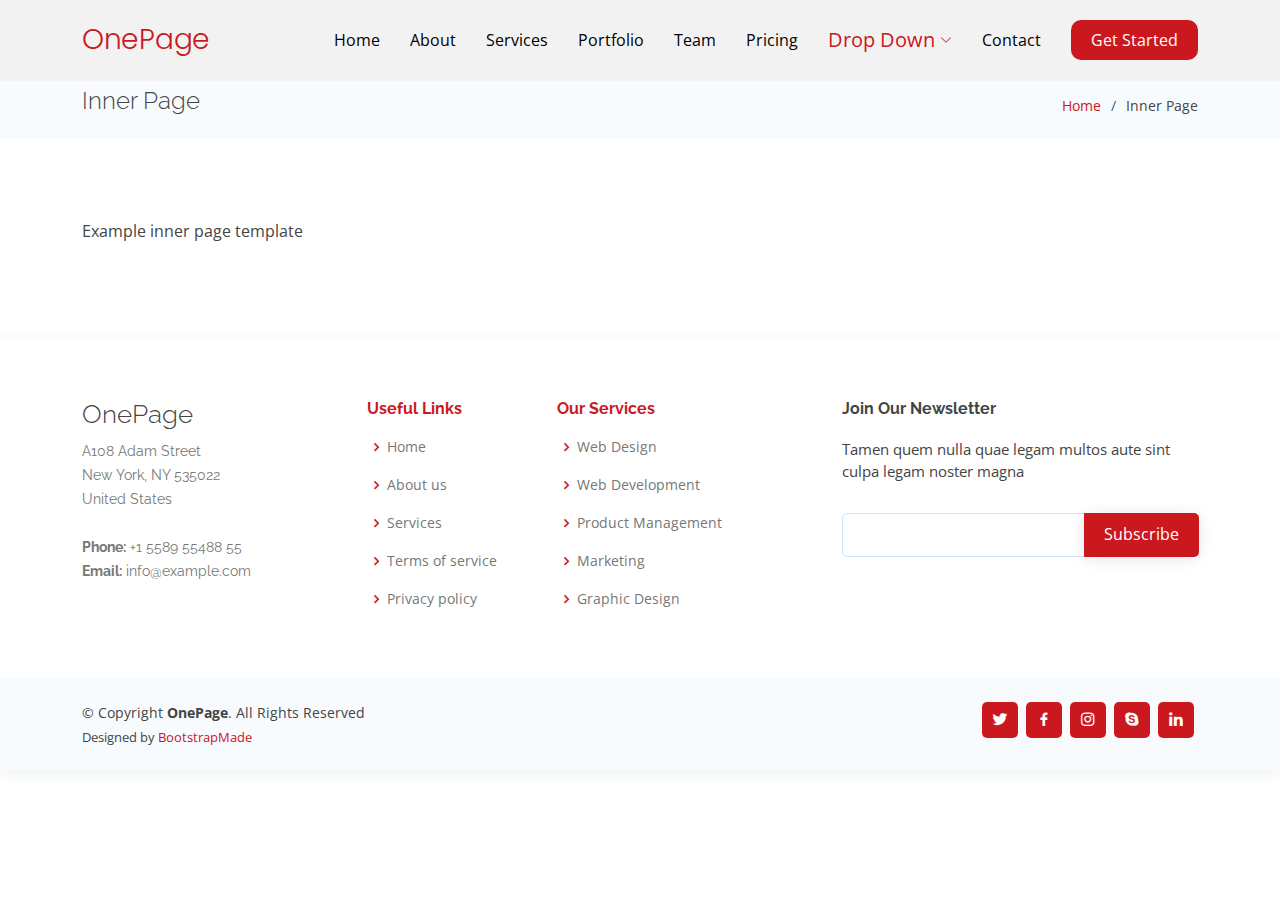
<file: inner-page.html>
<!DOCTYPE html>
<html lang="en">

<head>
  <meta charset="utf-8">
  <meta content="width=device-width, initial-scale=1.0" name="viewport">

  <title>Inner Page - OnePage Bootstrap Template</title>
  <meta content="" name="description">
  <meta content="" name="keywords">

  <!-- Favicons -->
  <link href="assets/img/favicon.png" rel="icon">
  <link href="assets/img/apple-touch-icon.png" rel="apple-touch-icon">

  <!-- Google Fonts -->
  <link href="https://fonts.googleapis.com/css?family=Open+Sans:300,300i,400,400i,600,600i,700,700i|Raleway:300,300i,400,400i,500,500i,600,600i,700,700i|Poppins:300,300i,400,400i,500,500i,600,600i,700,700i" rel="stylesheet">

  <!-- Vendor CSS Files -->
  <link href="assets/vendor/aos/aos.css" rel="stylesheet">
  <link href="assets/vendor/bootstrap/css/bootstrap.min.css" rel="stylesheet">
  <link href="assets/vendor/bootstrap-icons/bootstrap-icons.css" rel="stylesheet">
  <link href="assets/vendor/boxicons/css/boxicons.min.css" rel="stylesheet">
  <link href="assets/vendor/glightbox/css/glightbox.min.css" rel="stylesheet">
  <link href="assets/vendor/remixicon/remixicon.css" rel="stylesheet">
  <link href="assets/vendor/swiper/swiper-bundle.min.css" rel="stylesheet">

  <!-- Template Main CSS File -->
  <link href="assets/css/style.css" rel="stylesheet">

  <!-- =======================================================
  * Template Name: OnePage - v4.9.2
  * Template URL: https://bootstrapmade.com/onepage-multipurpose-bootstrap-template/
  * Author: BootstrapMade.com
  * License: https://bootstrapmade.com/license/
  ======================================================== -->
</head>

<body>

  <!-- ======= Header ======= -->
  <header id="header" class="fixed-top">
    <div class="container d-flex align-items-center justify-content-between">

      <h1 class="logo"><a href="index.html">OnePage</a></h1>
      <!-- Uncomment below if you prefer to use an image logo -->
      <!-- <a href="index.html" class="logo"><img src="assets/img/logo.png" alt="" class="img-fluid"></a>-->

      <nav id="navbar" class="navbar">
        <ul>
          <li><a class="nav-link scrollto " href="#hero">Home</a></li>
          <li><a class="nav-link scrollto" href="#about">About</a></li>
          <li><a class="nav-link scrollto" href="#services">Services</a></li>
          <li><a class="nav-link scrollto o" href="#portfolio">Portfolio</a></li>
          <li><a class="nav-link scrollto" href="#team">Team</a></li>
          <li><a class="nav-link scrollto" href="#pricing">Pricing</a></li>
          <li class="dropdown"><a href="#"><span>Drop Down</span> <i class="bi bi-chevron-down"></i></a>
            <ul>
              <li><a href="#">Drop Down 1</a></li>
              <li class="dropdown"><a href="#"><span>Deep Drop Down</span> <i class="bi bi-chevron-right"></i></a>
                <ul>
                  <li><a href="#">Deep Drop Down 1</a></li>
                  <li><a href="#">Deep Drop Down 2</a></li>
                  <li><a href="#">Deep Drop Down 3</a></li>
                  <li><a href="#">Deep Drop Down 4</a></li>
                  <li><a href="#">Deep Drop Down 5</a></li>
                </ul>
              </li>
              <li><a href="#">Drop Down 2</a></li>
              <li><a href="#">Drop Down 3</a></li>
              <li><a href="#">Drop Down 4</a></li>
            </ul>
          </li>
          <li><a class="nav-link scrollto" href="#contact">Contact</a></li>
          <li><a class="getstarted scrollto" href="#about">Get Started</a></li>
        </ul>
        <i class="bi bi-list mobile-nav-toggle"></i>
      </nav><!-- .navbar -->

    </div>
  </header><!-- End Header -->

  <main id="main">

    <!-- ======= Breadcrumbs ======= -->
    <section class="breadcrumbs">
      <div class="container">

        <div class="d-flex justify-content-between align-items-center">
          <h2>Inner Page</h2>
          <ol>
            <li><a href="index.html">Home</a></li>
            <li>Inner Page</li>
          </ol>
        </div>

      </div>
    </section><!-- End Breadcrumbs -->

    <section class="inner-page">
      <div class="container">
        <p>
          Example inner page template
        </p>
      </div>
    </section>

  </main><!-- End #main -->

  <!-- ======= Footer ======= -->
  <footer id="footer">

    <div class="footer-top">
      <div class="container">
        <div class="row">

          <div class="col-lg-3 col-md-6 footer-contact">
            <h3>OnePage</h3>
            <p>
              A108 Adam Street <br>
              New York, NY 535022<br>
              United States <br><br>
              <strong>Phone:</strong> +1 5589 55488 55<br>
              <strong>Email:</strong> info@example.com<br>
            </p>
          </div>

          <div class="col-lg-2 col-md-6 footer-links">
            <h4>Useful Links</h4>
            <ul>
              <li><i class="bx bx-chevron-right"></i> <a href="#">Home</a></li>
              <li><i class="bx bx-chevron-right"></i> <a href="#">About us</a></li>
              <li><i class="bx bx-chevron-right"></i> <a href="#">Services</a></li>
              <li><i class="bx bx-chevron-right"></i> <a href="#">Terms of service</a></li>
              <li><i class="bx bx-chevron-right"></i> <a href="#">Privacy policy</a></li>
            </ul>
          </div>

          <div class="col-lg-3 col-md-6 footer-links">
            <h4>Our Services</h4>
            <ul>
              <li><i class="bx bx-chevron-right"></i> <a href="#">Web Design</a></li>
              <li><i class="bx bx-chevron-right"></i> <a href="#">Web Development</a></li>
              <li><i class="bx bx-chevron-right"></i> <a href="#">Product Management</a></li>
              <li><i class="bx bx-chevron-right"></i> <a href="#">Marketing</a></li>
              <li><i class="bx bx-chevron-right"></i> <a href="#">Graphic Design</a></li>
            </ul>
          </div>

          <div class="col-lg-4 col-md-6 footer-newsletter">
            <h4>Join Our Newsletter</h4>
            <p>Tamen quem nulla quae legam multos aute sint culpa legam noster magna</p>
            <form action="" method="post">
              <input type="email" name="email"><input type="submit" value="Subscribe">
            </form>
          </div>

        </div>
      </div>
    </div>

    <div class="container d-md-flex py-4">

      <div class="me-md-auto text-center text-md-start">
        <div class="copyright">
          &copy; Copyright <strong><span>OnePage</span></strong>. All Rights Reserved
        </div>
        <div class="credits">
          <!-- All the links in the footer should remain intact. -->
          <!-- You can delete the links only if you purchased the pro version. -->
          <!-- Licensing information: https://bootstrapmade.com/license/ -->
          <!-- Purchase the pro version with working PHP/AJAX contact form: https://bootstrapmade.com/onepage-multipurpose-bootstrap-template/ -->
          Designed by <a href="https://bootstrapmade.com/">BootstrapMade</a>
        </div>
      </div>
      <div class="social-links text-center text-md-right pt-3 pt-md-0">
        <a href="#" class="twitter"><i class="bx bxl-twitter"></i></a>
        <a href="#" class="facebook"><i class="bx bxl-facebook"></i></a>
        <a href="#" class="instagram"><i class="bx bxl-instagram"></i></a>
        <a href="#" class="google-plus"><i class="bx bxl-skype"></i></a>
        <a href="#" class="linkedin"><i class="bx bxl-linkedin"></i></a>
      </div>
    </div>
  </footer><!-- End Footer -->

  <div id="preloader"></div>
  <a href="#" class="back-to-top d-flex align-items-center justify-content-center"><i class="bi bi-arrow-up-short"></i></a>

  <!-- Vendor JS Files -->
  <script src="assets/vendor/purecounter/purecounter_vanilla.js"></script>
  <script src="assets/vendor/aos/aos.js"></script>
  <script src="assets/vendor/bootstrap/js/bootstrap.bundle.min.js"></script>
  <script src="assets/vendor/glightbox/js/glightbox.min.js"></script>
  <script src="assets/vendor/isotope-layout/isotope.pkgd.min.js"></script>
  <script src="assets/vendor/swiper/swiper-bundle.min.js"></script>
  <script src="assets/vendor/php-email-form/validate.js"></script>

  <!-- Template Main JS File -->
  <script src="assets/js/main.js"></script>

</body>

</html>
</file>
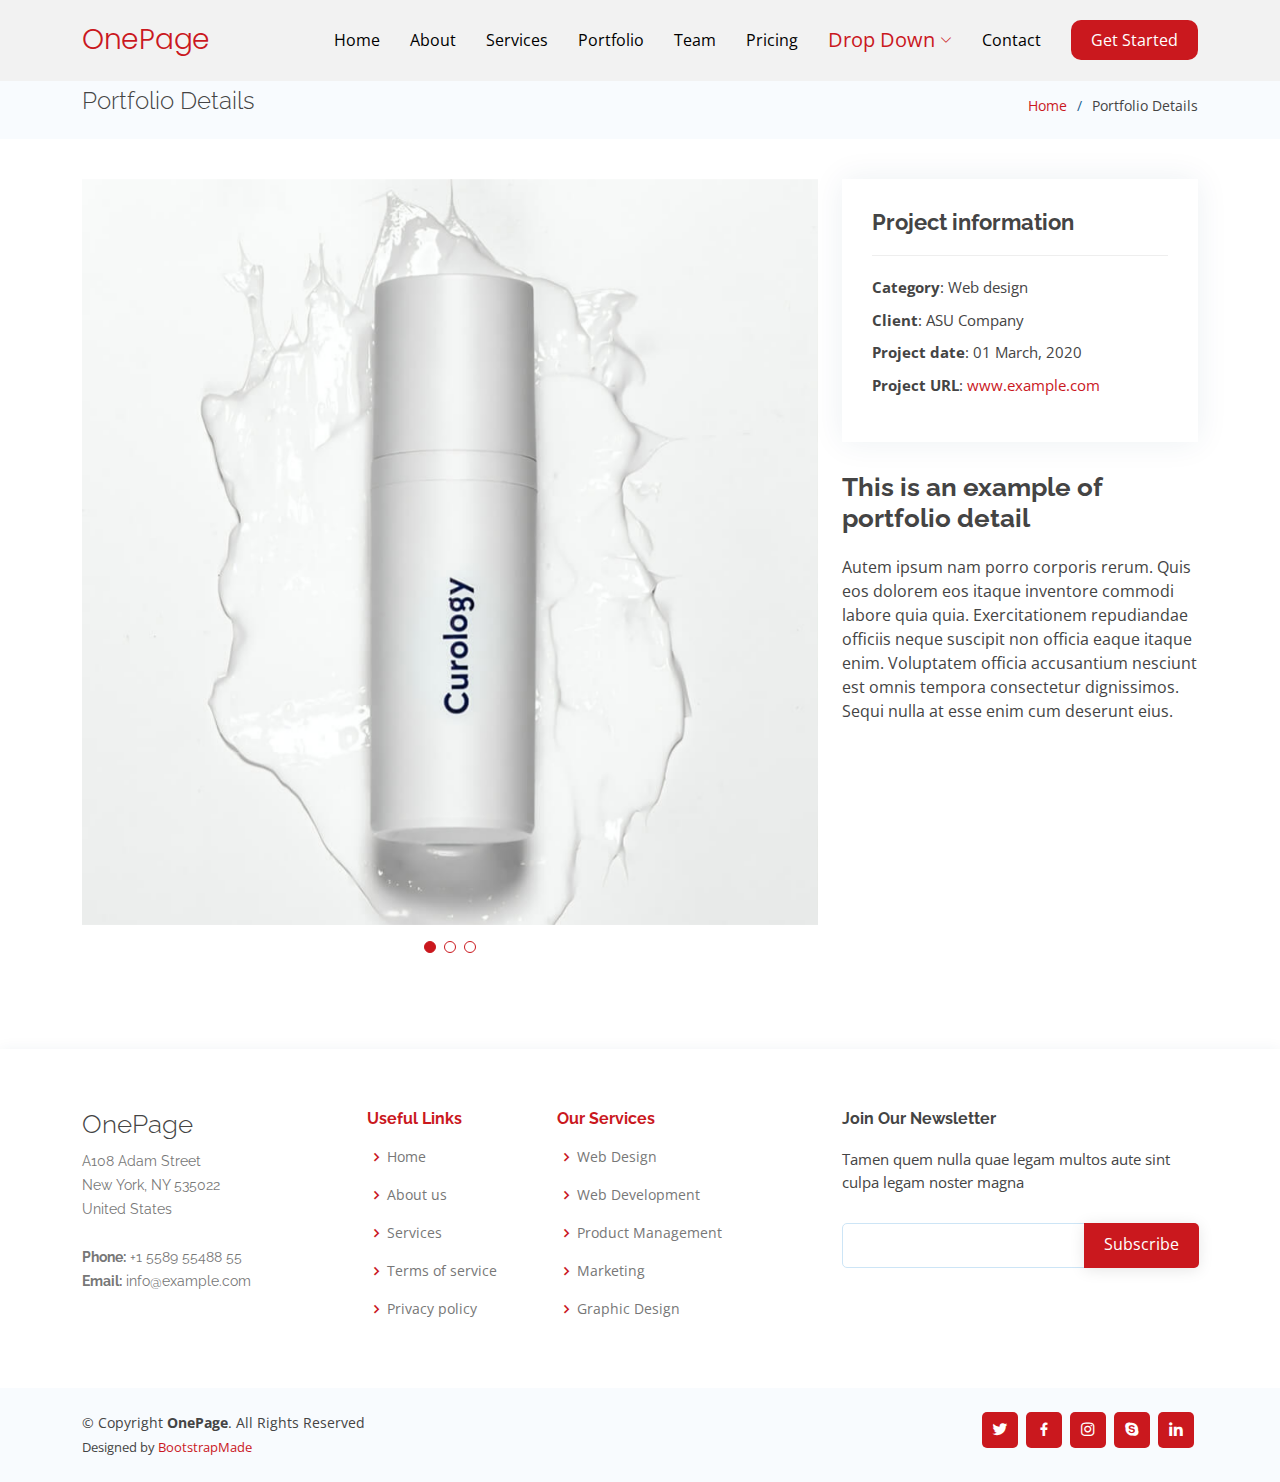
<file: portfolio-details.html>
<!DOCTYPE html>
<html lang="en">

<head>
  <meta charset="utf-8">
  <meta content="width=device-width, initial-scale=1.0" name="viewport">

  <title>Portfolio Details - OnePage Bootstrap Template</title>
  <meta content="" name="description">
  <meta content="" name="keywords">

  <!-- Favicons -->
  <link href="assets/img/favicon.png" rel="icon">
  <link href="assets/img/apple-touch-icon.png" rel="apple-touch-icon">

  <!-- Google Fonts -->
  <link href="https://fonts.googleapis.com/css?family=Open+Sans:300,300i,400,400i,600,600i,700,700i|Raleway:300,300i,400,400i,500,500i,600,600i,700,700i|Poppins:300,300i,400,400i,500,500i,600,600i,700,700i" rel="stylesheet">

  <!-- Vendor CSS Files -->
  <link href="assets/vendor/aos/aos.css" rel="stylesheet">
  <link href="assets/vendor/bootstrap/css/bootstrap.min.css" rel="stylesheet">
  <link href="assets/vendor/bootstrap-icons/bootstrap-icons.css" rel="stylesheet">
  <link href="assets/vendor/boxicons/css/boxicons.min.css" rel="stylesheet">
  <link href="assets/vendor/glightbox/css/glightbox.min.css" rel="stylesheet">
  <link href="assets/vendor/remixicon/remixicon.css" rel="stylesheet">
  <link href="assets/vendor/swiper/swiper-bundle.min.css" rel="stylesheet">

  <!-- Template Main CSS File -->
  <link href="assets/css/style.css" rel="stylesheet">

  <!-- =======================================================
  * Template Name: OnePage - v4.9.2
  * Template URL: https://bootstrapmade.com/onepage-multipurpose-bootstrap-template/
  * Author: BootstrapMade.com
  * License: https://bootstrapmade.com/license/
  ======================================================== -->
</head>

<body>

  <!-- ======= Header ======= -->
  <header id="header" class="fixed-top">
    <div class="container d-flex align-items-center justify-content-between">

      <h1 class="logo"><a href="index.html">OnePage</a></h1>
      <!-- Uncomment below if you prefer to use an image logo -->
      <!-- <a href="index.html" class="logo"><img src="assets/img/logo.png" alt="" class="img-fluid"></a>-->

      <nav id="navbar" class="navbar">
        <ul>
          <li><a class="nav-link scrollto " href="#hero">Home</a></li>
          <li><a class="nav-link scrollto" href="#about">About</a></li>
          <li><a class="nav-link scrollto" href="#services">Services</a></li>
          <li><a class="nav-link scrollto activeo" href="#portfolio">Portfolio</a></li>
          <li><a class="nav-link scrollto" href="#team">Team</a></li>
          <li><a class="nav-link scrollto" href="#pricing">Pricing</a></li>
          <li class="dropdown"><a href="#"><span>Drop Down</span> <i class="bi bi-chevron-down"></i></a>
            <ul>
              <li><a href="#">Drop Down 1</a></li>
              <li class="dropdown"><a href="#"><span>Deep Drop Down</span> <i class="bi bi-chevron-right"></i></a>
                <ul>
                  <li><a href="#">Deep Drop Down 1</a></li>
                  <li><a href="#">Deep Drop Down 2</a></li>
                  <li><a href="#">Deep Drop Down 3</a></li>
                  <li><a href="#">Deep Drop Down 4</a></li>
                  <li><a href="#">Deep Drop Down 5</a></li>
                </ul>
              </li>
              <li><a href="#">Drop Down 2</a></li>
              <li><a href="#">Drop Down 3</a></li>
              <li><a href="#">Drop Down 4</a></li>
            </ul>
          </li>
          <li><a class="nav-link scrollto" href="#contact">Contact</a></li>
          <li><a class="getstarted scrollto" href="#about">Get Started</a></li>
        </ul>
        <i class="bi bi-list mobile-nav-toggle"></i>
      </nav><!-- .navbar -->

    </div>
  </header><!-- End Header -->

  <main id="main">

    <!-- ======= Breadcrumbs ======= -->
    <section id="breadcrumbs" class="breadcrumbs">
      <div class="container">

        <div class="d-flex justify-content-between align-items-center">
          <h2>Portfolio Details</h2>
          <ol>
            <li><a href="index.html">Home</a></li>
            <li>Portfolio Details</li>
          </ol>
        </div>

      </div>
    </section><!-- End Breadcrumbs -->

    <!-- ======= Portfolio Details Section ======= -->
    <section id="portfolio-details" class="portfolio-details">
      <div class="container">

        <div class="row gy-4">

          <div class="col-lg-8">
            <div class="portfolio-details-slider swiper">
              <div class="swiper-wrapper align-items-center">

                <div class="swiper-slide">
                  <img src="assets/img/portfolio/portfolio-1.jpg" alt="">
                </div>

                <div class="swiper-slide">
                  <img src="assets/img/portfolio/portfolio-2.jpg" alt="">
                </div>

                <div class="swiper-slide">
                  <img src="assets/img/portfolio/portfolio-3.jpg" alt="">
                </div>

              </div>
              <div class="swiper-pagination"></div>
            </div>
          </div>

          <div class="col-lg-4">
            <div class="portfolio-info">
              <h3>Project information</h3>
              <ul>
                <li><strong>Category</strong>: Web design</li>
                <li><strong>Client</strong>: ASU Company</li>
                <li><strong>Project date</strong>: 01 March, 2020</li>
                <li><strong>Project URL</strong>: <a href="#">www.example.com</a></li>
              </ul>
            </div>
            <div class="portfolio-description">
              <h2>This is an example of portfolio detail</h2>
              <p>
                Autem ipsum nam porro corporis rerum. Quis eos dolorem eos itaque inventore commodi labore quia quia. Exercitationem repudiandae officiis neque suscipit non officia eaque itaque enim. Voluptatem officia accusantium nesciunt est omnis tempora consectetur dignissimos. Sequi nulla at esse enim cum deserunt eius.
              </p>
            </div>
          </div>

        </div>

      </div>
    </section><!-- End Portfolio Details Section -->

  </main><!-- End #main -->

  <!-- ======= Footer ======= -->
  <footer id="footer">

    <div class="footer-top">
      <div class="container">
        <div class="row">

          <div class="col-lg-3 col-md-6 footer-contact">
            <h3>OnePage</h3>
            <p>
              A108 Adam Street <br>
              New York, NY 535022<br>
              United States <br><br>
              <strong>Phone:</strong> +1 5589 55488 55<br>
              <strong>Email:</strong> info@example.com<br>
            </p>
          </div>

          <div class="col-lg-2 col-md-6 footer-links">
            <h4>Useful Links</h4>
            <ul>
              <li><i class="bx bx-chevron-right"></i> <a href="#">Home</a></li>
              <li><i class="bx bx-chevron-right"></i> <a href="#">About us</a></li>
              <li><i class="bx bx-chevron-right"></i> <a href="#">Services</a></li>
              <li><i class="bx bx-chevron-right"></i> <a href="#">Terms of service</a></li>
              <li><i class="bx bx-chevron-right"></i> <a href="#">Privacy policy</a></li>
            </ul>
          </div>

          <div class="col-lg-3 col-md-6 footer-links">
            <h4>Our Services</h4>
            <ul>
              <li><i class="bx bx-chevron-right"></i> <a href="#">Web Design</a></li>
              <li><i class="bx bx-chevron-right"></i> <a href="#">Web Development</a></li>
              <li><i class="bx bx-chevron-right"></i> <a href="#">Product Management</a></li>
              <li><i class="bx bx-chevron-right"></i> <a href="#">Marketing</a></li>
              <li><i class="bx bx-chevron-right"></i> <a href="#">Graphic Design</a></li>
            </ul>
          </div>

          <div class="col-lg-4 col-md-6 footer-newsletter">
            <h4>Join Our Newsletter</h4>
            <p>Tamen quem nulla quae legam multos aute sint culpa legam noster magna</p>
            <form action="" method="post">
              <input type="email" name="email"><input type="submit" value="Subscribe">
            </form>
          </div>

        </div>
      </div>
    </div>

    <div class="container d-md-flex py-4">

      <div class="me-md-auto text-center text-md-start">
        <div class="copyright">
          &copy; Copyright <strong><span>OnePage</span></strong>. All Rights Reserved
        </div>
        <div class="credits">
          <!-- All the links in the footer should remain intact. -->
          <!-- You can delete the links only if you purchased the pro version. -->
          <!-- Licensing information: https://bootstrapmade.com/license/ -->
          <!-- Purchase the pro version with working PHP/AJAX contact form: https://bootstrapmade.com/onepage-multipurpose-bootstrap-template/ -->
          Designed by <a href="https://bootstrapmade.com/">BootstrapMade</a>
        </div>
      </div>
      <div class="social-links text-center text-md-right pt-3 pt-md-0">
        <a href="#" class="twitter"><i class="bx bxl-twitter"></i></a>
        <a href="#" class="facebook"><i class="bx bxl-facebook"></i></a>
        <a href="#" class="instagram"><i class="bx bxl-instagram"></i></a>
        <a href="#" class="google-plus"><i class="bx bxl-skype"></i></a>
        <a href="#" class="linkedin"><i class="bx bxl-linkedin"></i></a>
      </div>
    </div>
  </footer><!-- End Footer -->

  <div id="preloader"></div>
  <a href="#" class="back-to-top d-flex align-items-center justify-content-center"><i class="bi bi-arrow-up-short"></i></a>

  <!-- Vendor JS Files -->
  <script src="assets/vendor/purecounter/purecounter_vanilla.js"></script>
  <script src="assets/vendor/aos/aos.js"></script>
  <script src="assets/vendor/bootstrap/js/bootstrap.bundle.min.js"></script>
  <script src="assets/vendor/glightbox/js/glightbox.min.js"></script>
  <script src="assets/vendor/isotope-layout/isotope.pkgd.min.js"></script>
  <script src="assets/vendor/swiper/swiper-bundle.min.js"></script>
  <script src="assets/vendor/php-email-form/validate.js"></script>

  <!-- Template Main JS File -->
  <script src="assets/js/main.js"></script>

</body>

</html>
</file>
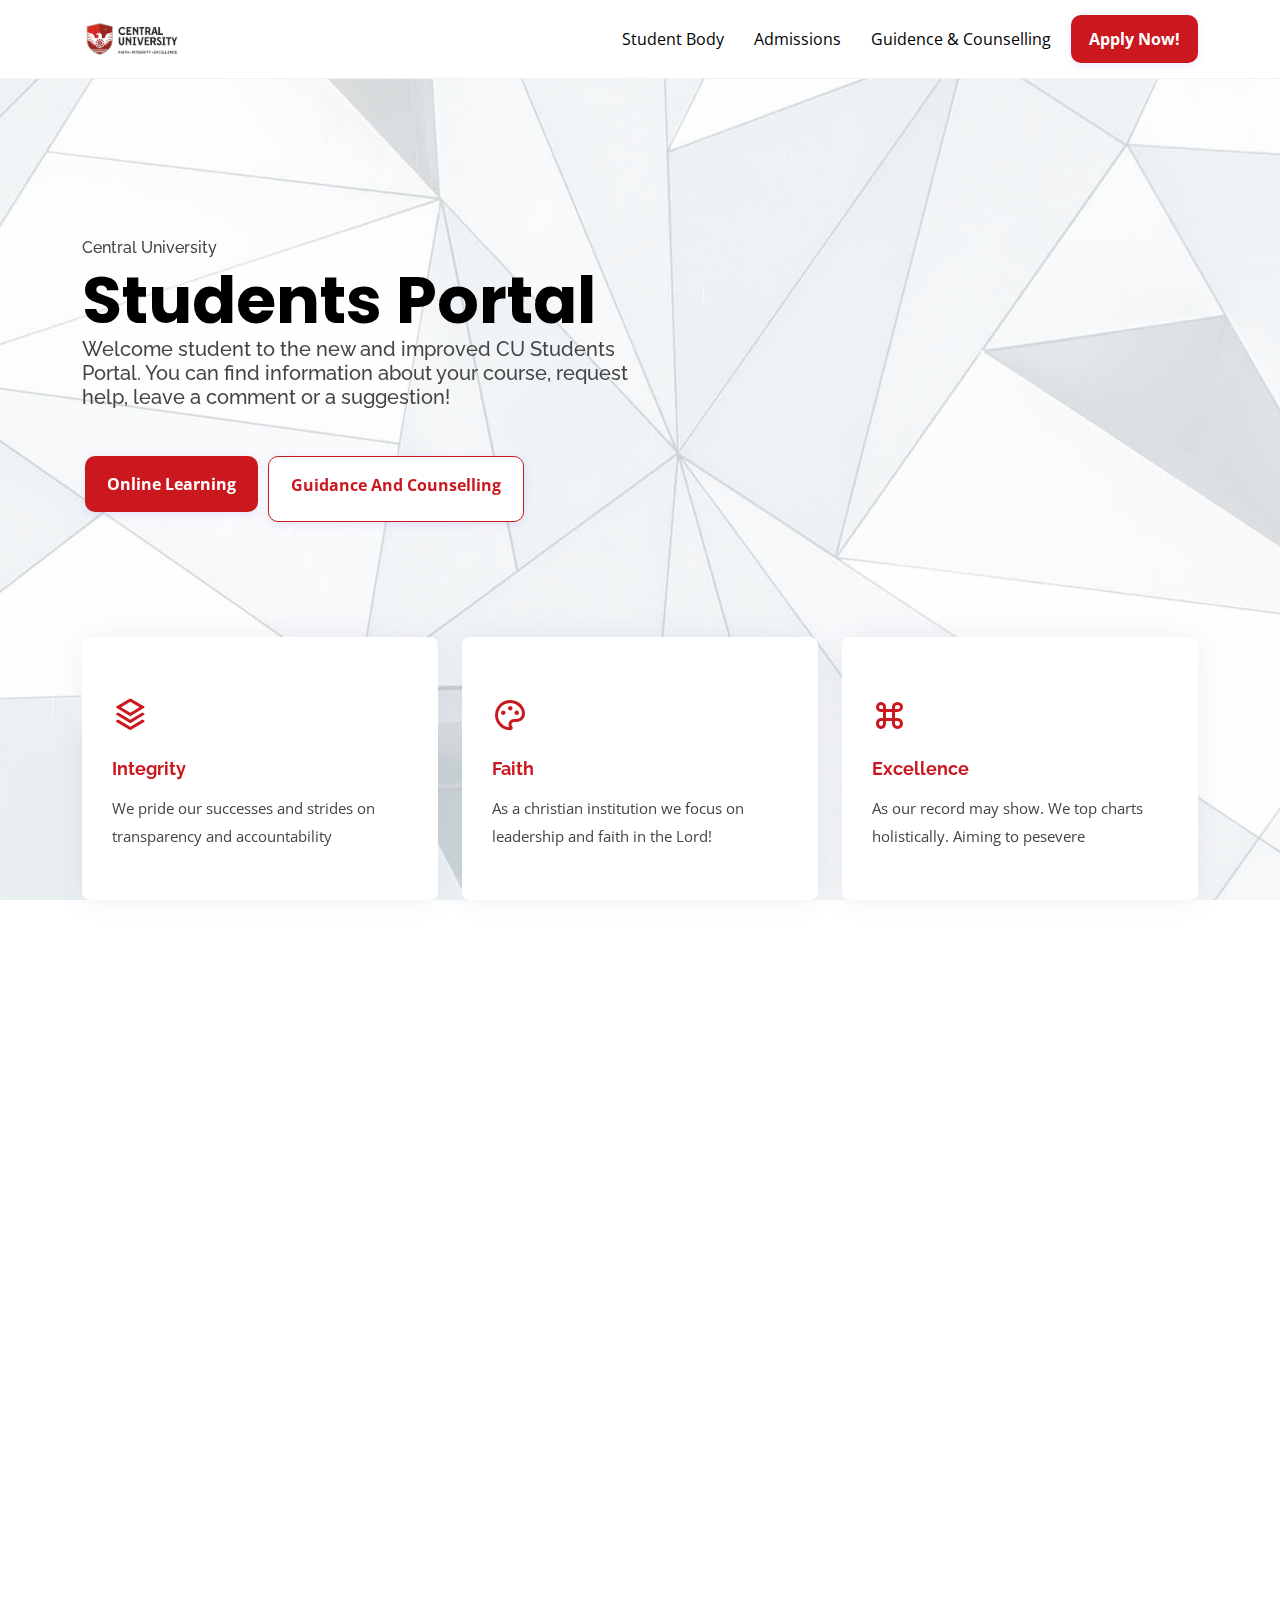
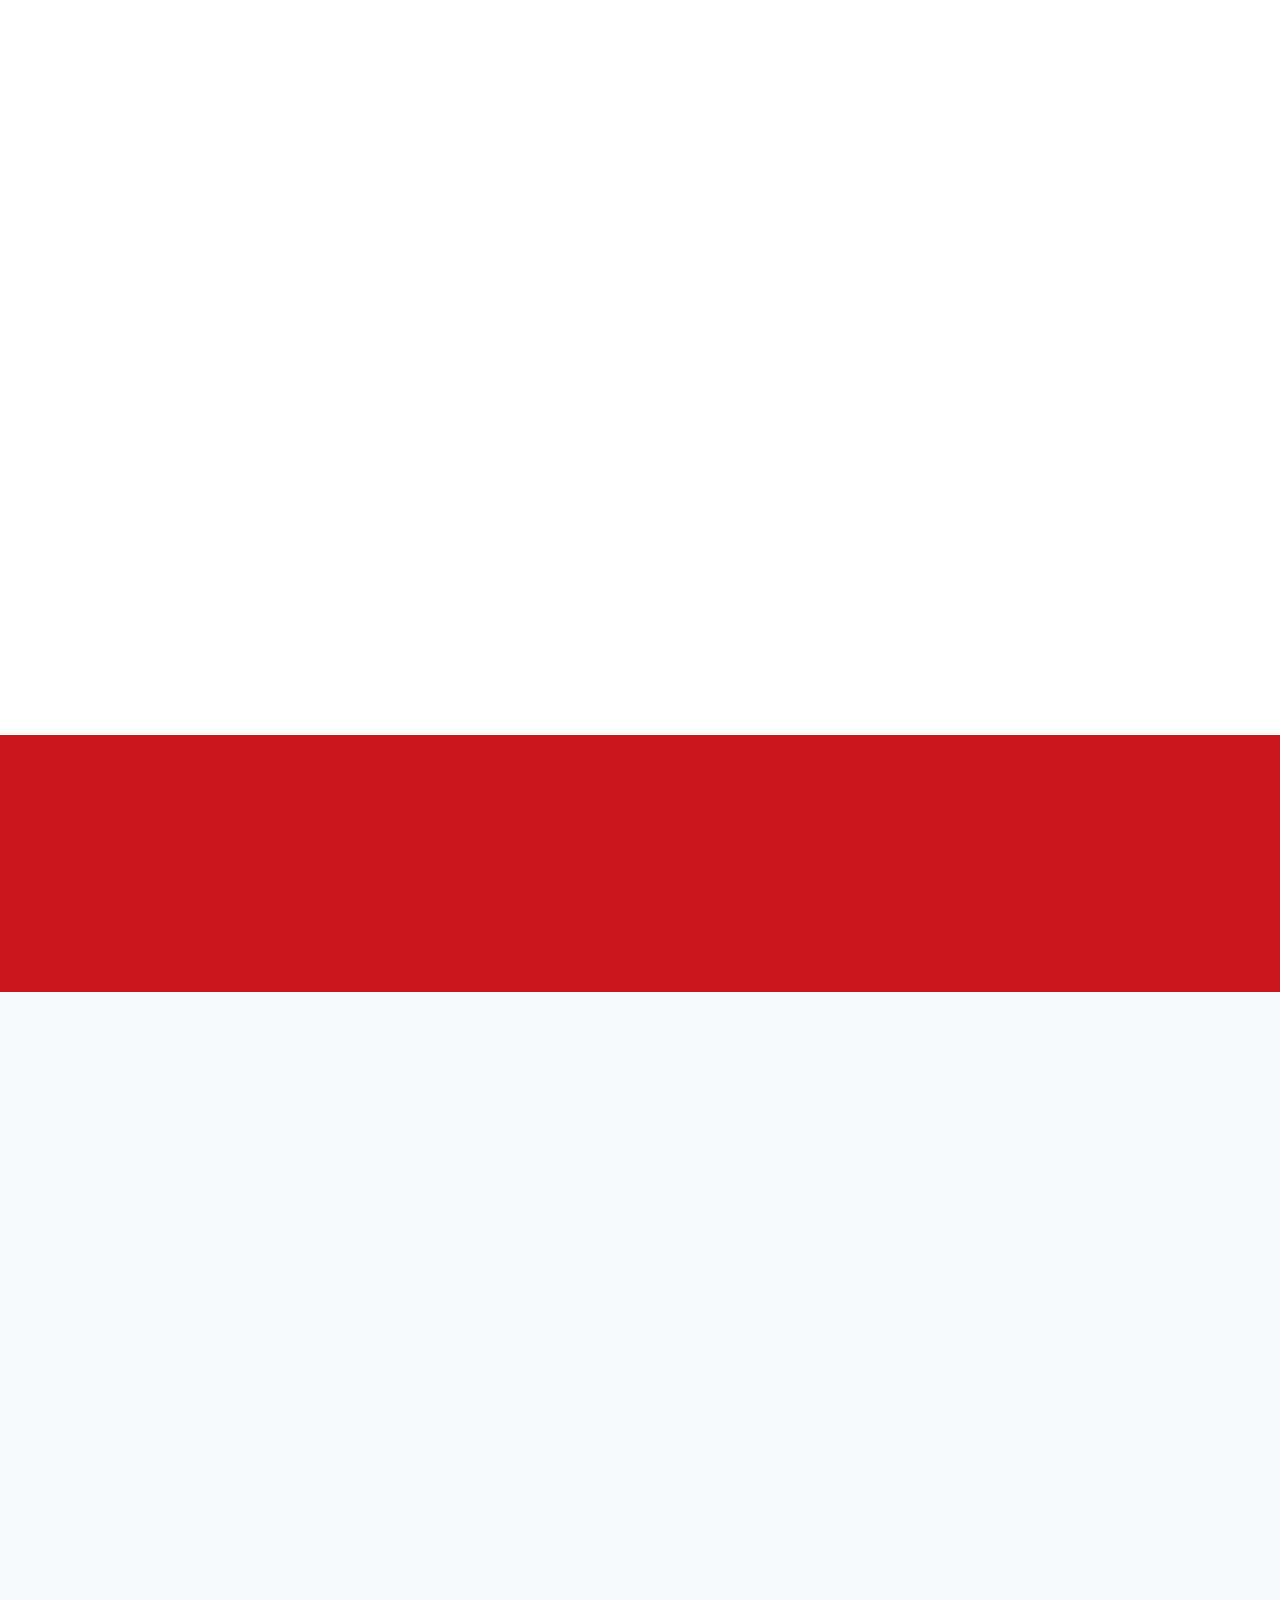
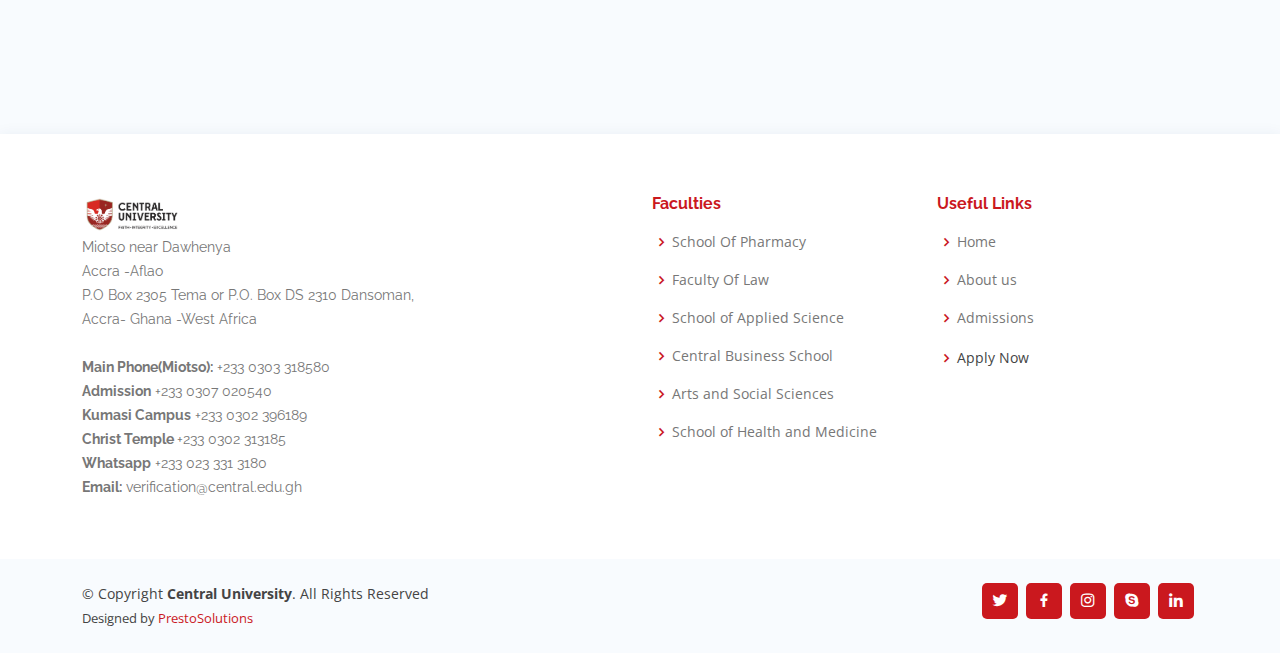
<file: students.html>
<!DOCTYPE html>
<html lang="en">

<head>
  <!-- Google tag (gtag.js) -->
<script async src="https://www.googletagmanager.com/gtag/js?id=G-0PK8SXFW8Q"></script>
<script>
  window.dataLayer = window.dataLayer || [];
  function gtag(){dataLayer.push(arguments);}
  gtag('js', new Date());

  gtag('config', 'G-0PK8SXFW8Q');
</script>
  <meta charset="utf-8">
  <meta content="width=device-width, initial-scale=1.0" name="viewport">

  <title>Central University</title>
  <meta content="" name="description">
  <meta content="" name="keywords">

  <!-- Favicons -->
  <link href="assets/img/fav.png" rel="icon">
  <link href="assets/img/apple-touch-icon.png" rel="apple-touch-icon">

  <!-- Google Fonts -->
  <link href="https://fonts.googleapis.com/css?family=Open+Sans:300,300i,400,400i,600,600i,700,700i|Raleway:300,300i,400,400i,500,500i,600,600i,700,700i|Poppins:300,300i,400,400i,500,500i,600,600i,700,700i" rel="stylesheet">

  <!-- Vendor CSS Files -->
  <link href="assets/vendor/aos/aos.css" rel="stylesheet">
  <link href="assets/vendor/bootstrap/css/bootstrap.min.css" rel="stylesheet">
  <link href="assets/vendor/bootstrap-icons/bootstrap-icons.css" rel="stylesheet">
  <link href="assets/vendor/boxicons/css/boxicons.min.css" rel="stylesheet">
  <link href="assets/vendor/glightbox/css/glightbox.min.css" rel="stylesheet">
  <link href="assets/vendor/remixicon/remixicon.css" rel="stylesheet">
  <link href="assets/vendor/swiper/swiper-bundle.min.css" rel="stylesheet">

  <!-- Template Main CSS File -->
  <link href="assets/css/style.css" rel="stylesheet">

  <!-- =======================================================
  * Template Name: OnePage - v4.9.2
  * Template URL: https://bootstrapmade.com/onepage-multipurpose-bootstrap-template/
  * Author: BootstrapMade.com
  * License: https://bootstrapmade.com/license/
  ======================================================== -->
</head>

<body>

 <!-- ======= Header ======= -->
 <header id="header" class="" style="background: #fff;">
  <div class="container d-flex align-items-center justify-content-between"> 
    <a href="index.html">
      <img class="" src="assets/img/Central-Uni-logo.png" alt="" width="100">
    </a>
      
    <nav id="navbar" class="navbar navbar-light ">
      <ul>
        <li><a class="nav-link scrollto active" href="students.html">Student Body</a></li>
        <li><a class="nav-link scrollto" href="online.html">Admissions</a></li>
        <li><a class="nav-link scrollto text-muted" href="#" disabled>Guidence & Counselling </a></li>
        
        <button class="pill-button" style="padding: 12px 18px; margin-left: 20px;">Apply Now!
        </button>
        
      </ul>
      
      <i class="bi bi-list mobile-nav-toggle"></i>
    </nav>

    
  </div>
 </header>

  <!-- ======= Hero Section ======= -->
  <section id="hero" class="d-flex align-items-center">
    <div class="container position-relative" data-aos="fade-up" data-aos-delay="100">
      <div class="row">
        <div class="col-xl-6 col-lg-6 text-left">
          <h6>Central University </h6>
          <h1>Students Portal</h1>
          <h5>Welcome student to the new and improved CU Students Portal. You can find information about your course, request help, leave a comment or a suggestion!
          </h5>
          <br/>
          <div class="row" style="padding: 15px;">
            <a href="#about" class="pill-button" style="margin-right: 10px; margin-bottom:10px">Online Learning</a>
            <a href="#about" class="pill-button-alternate">Guidance And Counselling</a>
          </div>
        </div>
        <div class="col-xl-6 col-lg-6 text-center">
         <!-- <img src="./assets/img/cuGram/cu11.jpg" alt="" srcset=""> -->
        </div>
      </div>
      <div class="text-center">
      </div>

      <div class="row icon-boxes">
        <div class="col-md-6 col-lg-4 d-flex align-items-stretch mb-5 mb-lg-0" data-aos="zoom-in" data-aos-delay="200">
          <div class="icon-box">
            <div class="icon"><i class="ri-stack-line"></i></div>
            <h4 class="title"><a href="">Integrity</a></h4>
            <p class="description">We pride our successes and strides on transparency and accountability</p>
          </div>
        </div>

        <div class="col-md-6 col-lg-4 d-flex align-items-stretch mb-5 mb-lg-0" data-aos="zoom-in" data-aos-delay="300">
          <div class="icon-box">
            <div class="icon"><i class="ri-palette-line"></i></div>
            <h4 class="title"><a href="">Faith</a></h4>
            <p class="description">As a christian institution we focus on leadership and faith in the Lord!</p>
          </div>
        </div>

        <div class="col-md-6 col-lg-4 d-flex align-items-stretch mb-5 mb-lg-0" data-aos="zoom-in" data-aos-delay="400">
          <div class="icon-box">
            <div class="icon"><i class="ri-command-line"></i></div>
            <h4 class="title"><a href="">Excellence</a></h4>
            <p class="description">As our record may show. We top charts holistically. Aiming to pesevere</p>
          </div>
        </div>


      </div>
    </div>
  </section><!-- End Hero -->

  <main id="main">

    <!-- ======= About Video Section ======= -->
    <section id="about" class="about-video">
      <div class="container" data-aos="fade-up">
        
 

        
        <h1>Student Resources</h1>

          <div class="row pt-3 pt-lg-0 mt-5 content" data-aos="fade-left" data-aos-delay="100">
          <div class="col-md-6">
            <div class="imgContainer">
              <!-- <img src="./assets/img/cuGram/cu14.jpg" alt="" srcset="" style="object-fit: cover; width:100%; height:auto"> -->
            </div>
          </div>
          <div class="col-md-6 content">
            <h4 class="studentHeader">Online Learning</h4>
            <hr>
            <br>
            <p class="description">Lorem ipsum dolor sit, amet consectetur adipisicing elit. Illo quod, fugit alias veritatis cum voluptate distinctio blanditiis iste facere natus harum eaque excepturi autem inventore exercitationem magnam asperiores amet. Facilis?
              Lorem ipsum dolor sit amet, consectetur adipisicing elit. Laudantium officia veritatis veniam corrupti, non exercitationem possimus eum vero culpa impedit odit! Molestias, adipisci quae illum eius magnam cupiditate deserunt quidem!
            </p>
            <br>
            <div class="pill-button" style="width: fit-content;">Take a survey now!</div>
          </div>
          </div>

          <div class="row pt-3 pt-lg-0 mt-5 content" data-aos="fade-left" data-aos-delay="100">
            <div class="col-md-6 content">
              <h4 class="studentHeader">Student Councelling</h4>
              <hr>
              <br>
              <p class="description">Lorem ipsum dolor sit, amet consectetur adipisicing elit. Illo quod, fugit alias veritatis cum voluptate distinctio blanditiis iste facere natus harum eaque excepturi autem inventore exercitationem magnam asperiores amet. Facilis?
                Lorem ipsum dolor sit amet, consectetur adipisicing elit. Laudantium officia veritatis veniam corrupti, non exercitationem possimus eum vero culpa impedit odit! Molestias, adipisci quae illum eius magnam cupiditate deserunt quidem!
              </p>
              <br>
              <div class="pill-button" style="width: fit-content;">Take a survey now!</div>
            </div>
            <div class="col-md-6">
              <div class="imgContainer">
                <!-- <img src="./assets/img/cuGram/cu14.jpg" alt="" srcset="" style="object-fit: cover; width:100%; height:auto"> -->
              </div>
            </div>
            </div>

            <div class="row pt-3 pt-lg-0 mt-5 content" data-aos="fade-left" data-aos-delay="100">
              <div class="col-md-6">
                <div class="imgContainer">
                  <!-- <img src="./assets/img/cuGram/cu14.jpg" alt="" srcset="" style="object-fit: cover; width:100%; height:auto"> -->
                </div>
              </div>
              <div class="col-md-6 content">
                <h4 class="studentHeader">Alumni Portal</h4>
                <hr>
                <br>
                <p class="description">Lorem ipsum dolor sit, amet consectetur adipisicing elit. Illo quod, fugit alias veritatis cum voluptate distinctio blanditiis iste facere natus harum eaque excepturi autem inventore exercitationem magnam asperiores amet. Facilis?
                  Lorem ipsum dolor sit amet, consectetur adipisicing elit. Laudantium officia veritatis veniam corrupti, non exercitationem possimus eum vero culpa impedit odit! Molestias, adipisci quae illum eius magnam cupiditate deserunt quidem!
                </p>
                <br>
                <div class="pill-button" style="width: fit-content;">Take a survey now!</div>
              </div>
              </div>



      </div>
    </section><!-- End About Video Section -->

     <!-- ======= Cta Section ======= -->
     <section id="admissions" class="cta">
      <div class="container" data-aos="zoom-in">
        <div class="text-center">
          <h3>Are you eligible for our 2022-2023 enrollment?</h3>
          <p> Check to see which courses you are eligible for on our eligibility platform. </p>
          <a class="cta-btn" href="#">Check Eligibility</a>
        </div>
      </div>
    </section><!-- End Cta Section -->


    
    <!-- ======= Frequently Asked Questions Section ======= -->
    <section id="faq" class="faq section-bg">
      <div class="container" data-aos="fade-up">

        <div class="section-title">
          <h2>Frequently Asked Questions</h2>
          <p>Here are some frequently asked questions about admission and enrollment.</p>
        </div>

        <div class="faq-list">
          <ul>
            <li data-aos="fade-up">
              <i class="bx bx-help-circle icon-help"></i> <a data-bs-toggle="collapse" class="collapse" data-bs-target="#faq-list-1">Can I continue if I have a diploma degree<i class="bx bx-chevron-down icon-show"></i><i class="bx bx-chevron-up icon-close"></i></a>
              <div id="faq-list-1" class="collapse show" data-bs-parent=".faq-list">
                <p>
                  Feugiat pretium nibh ipsum consequat. Tempus iaculis urna id volutpat lacus laoreet non curabitur gravida. Venenatis lectus magna fringilla urna porttitor rhoncus dolor purus non.
                </p>
              </div>
            </li>

            <li data-aos="fade-up" data-aos-delay="100">
              <i class="bx bx-help-circle icon-help"></i> <a data-bs-toggle="collapse" data-bs-target="#faq-list-2" class="collapsed">Do you accept international students, and are the rates the same? <i class="bx bx-chevron-down icon-show"></i><i class="bx bx-chevron-up icon-close"></i></a>
              <div id="faq-list-2" class="collapse" data-bs-parent=".faq-list">
                <p>
                  Dolor sit amet consectetur adipiscing elit pellentesque habitant morbi. Id interdum velit laoreet id donec ultrices. Fringilla phasellus faucibus scelerisque eleifend donec pretium. Est pellentesque elit ullamcorper dignissim. Mauris ultrices eros in cursus turpis massa tincidunt dui.
                </p>
              </div>
            </li>

            <li data-aos="fade-up" data-aos-delay="200">
              <i class="bx bx-help-circle icon-help"></i> <a data-bs-toggle="collapse" data-bs-target="#faq-list-3" class="collapsed">Can I attend Central University as a distant student <i class="bx bx-chevron-down icon-show"></i><i class="bx bx-chevron-up icon-close"></i></a>
              <div id="faq-list-3" class="collapse" data-bs-parent=".faq-list">
                <p>
                  Eleifend mi in nulla posuere sollicitudin aliquam ultrices sagittis orci. Faucibus pulvinar elementum integer enim. Sem nulla pharetra diam sit amet nisl suscipit. Rutrum tellus pellentesque eu tincidunt. Lectus urna duis convallis convallis tellus. Urna molestie at elementum eu facilisis sed odio morbi quis
                </p>
              </div>
            </li>

            <li data-aos="fade-up" data-aos-delay="300">
              <i class="bx bx-help-circle icon-help"></i> <a data-bs-toggle="collapse" data-bs-target="#faq-list-4" class="collapsed">Do I get a discount as a member of the ICGC? <i class="bx bx-chevron-down icon-show"></i><i class="bx bx-chevron-up icon-close"></i></a>
              <div id="faq-list-4" class="collapse" data-bs-parent=".faq-list">
                <p>
                  Molestie a iaculis at erat pellentesque adipiscing commodo. Dignissim suspendisse in est ante in. Nunc vel risus commodo viverra maecenas accumsan. Sit amet nisl suscipit adipiscing bibendum est. Purus gravida quis blandit turpis cursus in.
                </p>
              </div>
            </li>

            <li data-aos="fade-up" data-aos-delay="400">
              <i class="bx bx-help-circle icon-help"></i> <a data-bs-toggle="collapse" data-bs-target="#faq-list-5" class="collapsed">Do you offer any kind of scholarships? <i class="bx bx-chevron-down icon-show"></i><i class="bx bx-chevron-up icon-close"></i></a>
              <div id="faq-list-5" class="collapse" data-bs-parent=".faq-list">
                <p>
                  Laoreet sit amet cursus sit amet dictum sit amet justo. Mauris vitae ultricies leo integer malesuada nunc vel. Tincidunt eget nullam non nisi est sit amet. Turpis nunc eget lorem dolor sed. Ut venenatis tellus in metus vulputate eu scelerisque.
                </p>
              </div>
            </li>

          </ul>
        </div>

      </div>
    </section><!-- End Frequently Asked Questions Section -->

  </main><!-- End #main -->

  <!-- ======= Footer ======= -->
  <footer id="footer">

    <div class="footer-top">
      <div class="container">
        <div class="row">

          <div class="col-lg-6 col-md-6 footer-contact">
            <img class="" src="assets/img/Central-Uni-logo.png" alt="" width="100"> 
            <p>
              Miotso near Dawhenya <br>
              Accra -Aflao<br>
              P.O Box 2305 Tema or P.O. Box DS 2310 Dansoman,<br> Accra- Ghana -West Africa <br><br>
              <strong>Main Phone(Miotso):</strong> +233 0303 318580 <br>
              <strong>Admission</strong> +233  0307 020540 <br>
                
                <strong>Kumasi Campus</strong> +233 0302 396189 <br>
               <strong>Christ Temple </strong> +233 0302 313185 <br>
               <strong>Whatsapp</strong> +233 023 331 3180 <br>
              <strong>Email:</strong> verification@central.edu.gh <br>
            </p>
          </div>

          <div class="col-lg-3 col-md-6 footer-links">
            <h4>Faculties</h4>
            <ul>
              <li><i class="bx bx-chevron-right"></i> <a href="#">School Of Pharmacy</a></li>
              <li><i class="bx bx-chevron-right"></i> <a href="#">Faculty Of Law</a></li>
              <li><i class="bx bx-chevron-right"></i> <a href="#">School of Applied Science</a></li>
              <li><i class="bx bx-chevron-right"></i> <a href="#">Central Business School</a></li>
              <li><i class="bx bx-chevron-right"></i> <a href="#">Arts and Social Sciences</a></li>
              <li><i class="bx bx-chevron-right"></i> <a href="#">School of Health and Medicine </a></li>
            </ul>
          </div>
          
          <div class="col-lg-3 col-md-6 footer-links">
            <h4>Useful Links</h4>
            <ul>
              <li><i class="bx bx-chevron-right"></i> <a href="#">Home</a></li>
              <li><i class="bx bx-chevron-right"></i> <a href="#">About us</a></li>
              <li><i class="bx bx-chevron-right"></i> <a href="#">Admissions</a></li>
              <li><i class="bx bx-chevron-right"></i> <a href="#"></a>Apply Now</li>
              <!-- <li><i class="bx bx-chevron-right"></i> <a href="#">Privacy policy</a></li> -->
            </ul>
          </div>

          

          <!-- <div class="col-lg-4 col-md-6 footer-newsletter">
            <h4>Join Our Newsletter</h4>
            <p>Tamen quem nulla quae legam multos aute sint culpa legam noster magna</p>
            <form action="" method="post">
              <input type="email" name="email"><input type="submit" value="Subscribe">
            </form>
          </div> -->

        </div>
      </div>
    </div>

    <div class="container d-md-flex py-4">

      <div class="me-md-auto text-center text-md-start">
        <div class="copyright">
          &copy; Copyright <strong><span>Central University</span></strong>. All Rights Reserved
        </div>
        <div class="credits">
          <!-- All the links in the footer should remain intact. -->
          <!-- You can delete the links only if you purchased the pro version. -->
          <!-- Licensing information: https://bootstrapmade.com/license/ -->
          <!-- Purchase the pro version with working PHP/AJAX contact form: https://bootstrapmade.com/onepage-multipurpose-bootstrap-template/ -->
          Designed by <a href="https://prestoghana.com/">PrestoSolutions</a>
        </div>
      </div>
      <div class="social-links text-center text-md-right pt-3 pt-md-0">
        <a href="#" class="twitter"><i class="bx bxl-twitter"></i></a>
        <a href="#" class="facebook"><i class="bx bxl-facebook"></i></a>
        <a href="#" class="instagram"><i class="bx bxl-instagram"></i></a>
        <a href="#" class="google-plus"><i class="bx bxl-skype"></i></a>
        <a href="#" class="linkedin"><i class="bx bxl-linkedin"></i></a>
      </div>
    </div>
  </footer><!-- End Footer -->

  <div id="preloader"></div>
  <a href="#" class="back-to-top d-flex align-items-center justify-content-center"><i class="bi bi-arrow-up-short"></i></a>

  <!-- Vendor JS Files -->
  <script src="assets/vendor/purecounter/purecounter_vanilla.js"></script>
  <script src="assets/vendor/aos/aos.js"></script>
  <script src="assets/vendor/bootstrap/js/bootstrap.bundle.min.js"></script>
  <script src="assets/vendor/glightbox/js/glightbox.min.js"></script>
  <script src="assets/vendor/isotope-layout/isotope.pkgd.min.js"></script>
  <script src="assets/vendor/swiper/swiper-bundle.min.js"></script>
  <script src="assets/vendor/php-email-form/validate.js"></script>

  <!-- Template Main JS File -->
  <script src="assets/js/main.js"></script>

</body>

</html>
</file>
<file: assets/css/style.css>
/**
* Template Name: OnePage - v4.9.2
* Template URL: https://bootstrapmade.com/onepage-multipurpose-bootstrap-template/
* Author: BootstrapMade.com
* License: https://bootstrapmade.com/license/
*/

/*--------------------------------------------------------------
# General
--------------------------------------------------------------*/
body {
  font-family: "Open Sans", sans-serif;
  color: #444444;
}

a {
  color: #ca181e;
  text-decoration: none;
}

a:hover {
  color: #469fdf;
  text-decoration: none;
}

h1,
h2,
h3,
h4,
h5,
h6 {
  font-family: "Raleway", sans-serif;
}

/*--------------------------------------------------------------
# Back to top button
--------------------------------------------------------------*/
.back-to-top {
  position: fixed;
  visibility: hidden;
  opacity: 0;
  right: 15px;
  bottom: 15px;
  z-index: 996;
  background: #ca181e;
  width: 40px;
  height: 40px;
  border-radius: 4px;
  transition: all 0.4s;
}

.back-to-top i {
  font-size: 28px;
  color: #fff;
  line-height: 0;
}

.back-to-top:hover {
  background: #3e9bdd;
  color: #fff;
}

.back-to-top.active {
  visibility: visible;
  opacity: 1;
}

/*--------------------------------------------------------------
# Preloader
--------------------------------------------------------------*/
#preloader {
  position: fixed;
  top: 0;
  left: 0;
  right: 0;
  bottom: 0;
  z-index: 9999;
  overflow: hidden;
  background: #fff;
}

#preloader:before {
  content: "";
  position: fixed;
  top: calc(50% - 30px);
  left: calc(50% - 30px);
  border: 6px solid #ca181e;
  border-top-color: #fff;
  border-bottom-color: #fff;
  border-radius: 50%;
  width: 60px;
  height: 60px;
  -webkit-animation: animate-preloader 1s linear infinite;
  animation: animate-preloader 1s linear infinite;
}

@-webkit-keyframes animate-preloader {
  0% {
    transform: rotate(0deg);
  }

  100% {
    transform: rotate(360deg);
  }
}

@keyframes animate-preloader {
  0% {
    transform: rotate(0deg);
  }

  100% {
    transform: rotate(360deg);
  }
}

/*--------------------------------------------------------------
# Disable aos animation delay on mobile devices
--------------------------------------------------------------*/
@media screen and (max-width: 768px) {
  [data-aos-delay] {
    transition-delay: 0 !important;
  }
}

/*--------------------------------------------------------------
# Header
--------------------------------------------------------------*/
#header {
  transition: all 0.5s;
  background: #f2f2f2;
  z-index: 997;
  padding: 15px 0;
  border-bottom: 1px solid #f2f2f2;
}

#header.header-scrolled {
  border-color: #fff;
  box-shadow: 0px 2px 15px rgba(18, 66, 101, 0.08);
}

#header .logo {
  font-size: 28px;
  margin: 0;
  padding: 0;
  line-height: 1;
  font-weight: 300;
  letter-spacing: 0.5px;
  font-family: "Poppins", sans-serif;
}

#header .logo a {
  color: #ca181e;
}

#header .logo img {
  max-height: 120px;
}

@media (max-width: 992px) {
  #header .logo {
    font-size: 28px;
  }
}

/*--------------------------------------------------------------
# Navigation Menu
--------------------------------------------------------------*/
/**
* Desktop Navigation 
*/
.navbar {
  padding: 0;
}

.navbar ul {
  margin: 0;
  padding: 0;
  display: flex;
  list-style: none;
  align-items: center;
}

.navbar li {
  position: relative;
}

.navbar a,
.navbar a:focus {
  display: flex;
  align-items: center;
  justify-content: space-between;
  padding: 10px 0 10px 30px;
  font-size: 20px;
  color: #ca181e;
  white-space: nowrap;
  transition: 0.3s;
}

.navbar a i,
.navbar a:focus i {
  font-size: 12px;
  line-height: 0;
  margin-left: 5px;
}

.navbar a:hover,
.navbar .active,
.navbar .active:focus,
.navbar li:hover>a {
  color: #ca181e;
}

.navbar .getstarted,
.navbar .getstarted:focus {
  background: #ca181e;
  padding: 8px 20px;
  margin-left: 30px;
  border-radius: 10px;
  color: #fff;
  font-size: 16px;
}

.navbar .getstarted:hover,
.navbar .getstarted:focus:hover {
  color: #fff;
  background: #922621;
}

.navbar .dropdown ul {
  display: block;
  position: absolute;
  left: 14px;
  top: calc(100% + 30px);
  margin: 0;
  padding: 10px 0;
  z-index: 99;
  opacity: 0;
  visibility: hidden;
  background: #fff;
  box-shadow: 0px 0px 30px rgba(127, 137, 161, 0.25);
  transition: 0.3s;
  border-radius: 4px;
}

.navbar .dropdown ul li {
  min-width: 200px;
}

.navbar .dropdown ul a {
  padding: 10px 20px;
  text-transform: none;
}

.navbar .dropdown ul a i {
  font-size: 12px;
}

.navbar .dropdown ul a:hover,
.navbar .dropdown ul .active:hover,
.navbar .dropdown ul li:hover>a {
  color: #ca181e;
}

.navbar .dropdown:hover>ul {
  opacity: 1;
  top: 100%;
  visibility: visible;
}

.navbar .dropdown .dropdown ul {
  top: 0;
  left: calc(100% - 30px);
  visibility: hidden;
}

.navbar .dropdown .dropdown:hover>ul {
  opacity: 1;
  top: 0;
  left: 100%;
  visibility: visible;
}

@media (max-width: 1366px) {
  .navbar .dropdown .dropdown ul {
    left: -90%;
  }

  .navbar .dropdown .dropdown:hover>ul {
    left: -100%;
  }
}

/**
* Mobile Navigation 
*/
.mobile-nav-toggle {
  color: #ca181e;
  font-size: 28px;
  cursor: pointer;
  display: none;
  line-height: 0;
  transition: 0.5s;
}

.mobile-nav-toggle.bi-x {
  color: #fff;
}

@media (max-width: 991px) {
  .mobile-nav-toggle {
    display: block;
  }

  .navbar ul {
    display: none;
  }
}

.navbar-mobile {
  position: fixed;
  overflow: hidden;
  top: 0;
  right: 0;
  left: 0;
  bottom: 0;
  background: rgba(10, 38, 58, 0.9);
  transition: 0.3s;
  z-index: 999;
}

.navbar-mobile .mobile-nav-toggle {
  position: absolute;
  top: 15px;
  right: 15px;
}

.navbar-mobile ul {
  display: block;
  position: absolute;
  top: 55px;
  right: 15px;
  bottom: 15px;
  left: 15px;
  padding: 10px 0;
  background-color: #fff;
  overflow-y: auto;
  transition: 0.3s;
}

.navbar-mobile a,
.navbar-mobile a:focus {
  padding: 10px 20px;
  font-size: 15px;
  color: #ca181e;
}

.navbar-mobile a:hover,
.navbar-mobile .active,
.navbar-mobile li:hover>a {
  color: #ca181e;
}

.navbar-mobile .getstarted,
.navbar-mobile .getstarted:focus {
  margin: 15px;
}

.navbar-mobile .dropdown ul {
  position: static;
  display: none;
  margin: 10px 20px;
  padding: 10px 0;
  z-index: 99;
  opacity: 1;
  visibility: visible;
  background: #fff;
  box-shadow: 0px 0px 30px rgba(127, 137, 161, 0.25);
}

.navbar-mobile .dropdown ul li {
  min-width: 200px;
}

.navbar-mobile .dropdown ul a {
  padding: 10px 20px;
}

.navbar-mobile .dropdown ul a i {
  font-size: 12px;
}

.navbar-mobile .dropdown ul a:hover,
.navbar-mobile .dropdown ul .active:hover,
.navbar-mobile .dropdown ul li:hover>a {
  color: #ca181e;
}

.navbar-mobile .dropdown>.dropdown-active {
  display: block;
}

/*--------------------------------------------------------------
# Hero Section
--------------------------------------------------------------*/
#hero {
  width: 100%;
  height: 100vh;
  position: relative;
  background: url("../img/hero-bg.jpg") top center;
  background-size: cover;
  position: relative;
}

--------------------------------------------------------------*/
#blankHero {
  width: 100%;
  height: 100vh;
  position: relative;
  background: white top center;
  background-size: cover;
  position: relative;
}

.videoWrapper {
  position: relative;
  padding-bottom: 56.25%;
  /* 16:9 */
  padding-top: 25px;
  height: 0;
}

.videoWrapper iframe {
  position: absolute;
  top: 0;
  left: 0;
  width: 100%;
  height: 100%;
}

#hero:before {
  content: "";
  position: absolute;
  bottom: 0;
  top: 0;
  left: 0;
  right: 0;
}

#hero .container {
  padding-top: 80px;
}

#hero h1 {
  margin: 0;
  font-size: 65px;
  font-weight: 700;
  line-height: 72px;
  color: #000;
  font-family: "Poppins", sans-serif;
}

#hero h2 {
  color: #343a40;
  margin: 10px 0 0 0;
  font-size: 25px;
}

#hero .btn-get-started {
  font-family: "Poppins", sans-serif;
  /* font-weight: 600; */
  font-size: 16px;
  letter-spacing: 0.5px;
  display: inline-block;
  padding: 10px 50px;
  border-radius: 16px;
  transition: 0.5s;
  margin-top: 30px;
  color: #fff;
  background: #ca181e;
}

#hero .btn-get-started:hover {
  background: #ca181e;
}

#hero .icon-boxes {
  margin-top: 100px;
}

#hero .icon-box {
  padding: 50px 30px;
  position: relative;
  overflow: hidden;
  background: #fff;
  box-shadow: 0 0 29px 0 rgba(18, 66, 101, 0.08);
  transition: all 0.3s ease-in-out;
  border-radius: 8px;
  z-index: 1;
}

#hero .icon-box .title {
  font-weight: 700;
  margin-bottom: 15px;
  font-size: 18px;
}

#hero .icon-box .title a {
  color: #ca181e;
  transition: 0.3s;
}

#hero .icon-box .description {
  font-size: 15px;
  line-height: 28px;
  margin-bottom: 0;
}

#hero .icon-box .icon {
  margin-bottom: 20px;
  padding-top: 10px;
  display: inline-block;
  transition: all 0.3s ease-in-out;
  font-size: 36px;
  line-height: 1;
  color: #ca181e;
}

#hero .icon-box:hover .icon {
  color: white;
}

#hero .icon-box:hover {
  transform: scale(1.08);
  background-color: #ca181e;
  color: white;
}

#hero .icon-box:hover .title a {
  color: white;
  /* color: #ca181e; */

}

@media (min-width: 1024px) {
  #hero {
    background-attachment: fixed;
  }
}

@media (max-height: 800px) {
  #hero {
    height: auto;
  }
}

@media (max-width: 992px) {
  #hero {
    height: auto;
  }

  #hero h1 {
    font-size: 28px;
    line-height: 36px;
  }

  #hero h2 {
    font-size: 18px;
    line-height: 24px;
  }
}

/*--------------------------------------------------------------
# Sections General
--------------------------------------------------------------*/
section {
  padding: 80px 0;
  overflow: hidden;
}

.section-bg {
  background-color: #f8fbfe;
}

.section-title {
  text-align: center;
  padding-bottom: 30px;
}

.section-title h2 {
  font-size: 40px;
  font-weight: bold;
  text-transform: uppercase;
  margin-bottom: 20px;
  padding-bottom: 0;
  color: #000;
}

.section-title p {
  margin-bottom: 0;
  font-size: 20px;
  color: #000;
}

/*--------------------------------------------------------------
# About
--------------------------------------------------------------*/
.about .content h3 {
  font-weight: 600;
  font-size: 26px;
}

.about .content ul {
  list-style: none;
  padding: 0;
}

.about .content ul li {
  padding-left: 28px;
  position: relative;
}

.about .content ul li+li {
  margin-top: 10px;
}

.about .content ul i {
  position: absolute;
  left: 0;
  top: 2px;
  font-size: 20px;
  color: #ca181e;
  line-height: 1;
}

.about .content p:last-child {
  margin-bottom: 0;
}

.about .content .btn-learn-more {
  font-family: "Raleway", sans-serif;
  font-weight: 600;
  font-size: 14px;
  letter-spacing: 1px;
  display: inline-block;
  padding: 12px 32px;
  border-radius: 5px;
  transition: 0.3s;
  line-height: 1;
  color: #ca181e;
  -webkit-animation-delay: 0.8s;
  animation-delay: 0.8s;
  margin-top: 6px;
  border: 2px solid #ca181e;
}

.about .content .btn-learn-more:hover {
  background: #ca181e;
  color: #fff;
  text-decoration: none;
}

/*--------------------------------------------------------------
# Counts
--------------------------------------------------------------*/
.counts {
  padding: 60px 0;
}

.counts .count-box {
  width: 100%;
  text-align: center;
}

.counts .count-box span {
  font-size: 48px;
  line-height: 48px;
  display: block;
  font-weight: 700;
  color: #ca181e;
  margin-left: 80px;
  margin: auto;
}

.counts .count-box p {
  padding: 8px 0 0 0;
  font-family: "Raleway", sans-serif;
  font-weight: 600;
  font-size: 14px;
  color: #1e6ca6;
}

/*--------------------------------------------------------------
# About Video
--------------------------------------------------------------*/
.about-video .content {
  font-size: 15px;
}

.about-video .content h3 {
  font-weight: 700;
  font-size: 24px;
  color: #ca181e;
}

.about-video .content ul {
  list-style: none;
  padding: 0;
}

.about-video .content ul li {
  padding-bottom: 10px;
  padding-left: 28px;
  position: relative;
}

.about-video .content ul i {
  font-size: 24px;
  color: #ca181e;
  position: absolute;
  left: 0;
  top: -2px;
}

.about-video .content p:last-child {
  margin-bottom: 0;
}

.about-video .play-btn {
  width: 94px;
  height: 94px;
  background: radial-gradient(#ca181e 50%, rgba(36, 135, 206, 0.4) 52%);
  border-radius: 50%;
  display: block;
  position: absolute;
  left: calc(50% - 47px);
  top: calc(50% - 47px);
  overflow: hidden;
}

.about-video .play-btn::after {
  content: "";
  position: absolute;
  left: 50%;
  top: 50%;
  transform: translateX(-40%) translateY(-50%);
  width: 0;
  height: 0;
  border-top: 10px solid transparent;
  border-bottom: 10px solid transparent;
  border-left: 15px solid #fff;
  z-index: 100;
  transition: all 400ms cubic-bezier(0.55, 0.055, 0.675, 0.19);
}

.about-video .play-btn::before {
  content: "";
  position: absolute;
  width: 120px;
  height: 120px;
  -webkit-animation-delay: 0s;
  animation-delay: 0s;
  -webkit-animation: pulsate-btn 2s;
  animation: pulsate-btn 2s;
  -webkit-animation-direction: forwards;
  animation-direction: forwards;
  -webkit-animation-iteration-count: infinite;
  animation-iteration-count: infinite;
  -webkit-animation-timing-function: steps;
  animation-timing-function: steps;
  opacity: 1;
  border-radius: 50%;
  border: 5px solid rgba(36, 135, 206, 0.7);
  top: -15%;
  left: -15%;
  background: rgba(198, 16, 0, 0);
}

.about-video .play-btn:hover::after {
  border-left: 15px solid #ca181e;
  transform: scale(20);
}

.about-video .play-btn:hover::before {
  content: "";
  position: absolute;
  left: 50%;
  top: 50%;
  transform: translateX(-40%) translateY(-50%);
  width: 0;
  height: 0;
  border: none;
  border-top: 10px solid transparent;
  border-bottom: 10px solid transparent;
  border-left: 15px solid #fff;
  z-index: 200;
  -webkit-animation: none;
  animation: none;
  border-radius: 0;
}

@-webkit-keyframes pulsate-btn {
  0% {
    transform: scale(0.6, 0.6);
    opacity: 1;
  }

  100% {
    transform: scale(1, 1);
    opacity: 0;
  }
}

@keyframes pulsate-btn {
  0% {
    transform: scale(0.6, 0.6);
    opacity: 1;
  }

  100% {
    transform: scale(1, 1);
    opacity: 0;
  }
}

/*--------------------------------------------------------------
# Clients
--------------------------------------------------------------*/
.clients {
  padding: 15px 0;
  text-align: center;
}

.clients img {
  max-width: 45%;
  transition: all 0.4s ease-in-out;
  display: inline-block;
  padding: 15px 0;
  filter: grayscale(100);
}

.clients img:hover {
  filter: none;
  transform: scale(1.15);
}

@media (max-width: 768px) {
  .clients img {
    max-width: 40%;
  }
}

/*--------------------------------------------------------------
# Testimonials
--------------------------------------------------------------*/
.testimonials .testimonials-carousel,
.testimonials .testimonials-slider {
  overflow: hidden;
}

.pill-button {
  background-color: #ca181e;
  font: 'Poppins',sans-serif;
  border: none;
  color: white;
  border-radius: 10px;
  padding: 16px 22px;
  box-shadow: 0 2px 8px 0 rgba(48, 44, 255, 0.1);
  text-align: center;
  font-weight: bold;
  transition: width 2s;
  width: fit-content;
  }


.pill-button:hover {
  background-color: #ca181e;
  font: 'Poppins',sans-serif;
  border: none;
  color: white;
  border-radius: 10px;
  padding: 16px 22px;
  box-shadow: 0 2px 8px 0 rgba(48, 44, 255, 0.1);
  text-align: center;
  font-weight: bold;
  transition: width 2s;
  width: fit-content;
  }

.pill-button-alternate{
  background-color: #ca181e;
  font: 'Poppins',sans-serif;
  border: none;
  color: #ca181e;
  border-radius: 10px;
  padding: 16px 22px;
  box-shadow: 0 2px 8px 0 rgba(48, 44, 255, 0.1);
  text-align: center;
  font-weight: bold;
  transition: width 2s;
  background-color: white;  border: 1px solid #ca181e;
  width: fit-content;

}

.imgContainer{
  width: 100%;
  height: 100%;
  overflow: hidden;
  display: flex;
  background-color: #18d26e;

}

.testimonials .testimonial-item {
  box-sizing: content-box;
  text-align: center;
  min-height: 320px;
}

.testimonials .testimonial-item .testimonial-img {
  width: 90px;
  height: 90px;
  object-fit: cover;
  border-radius: 50%;
  margin: 0 auto;
}

.testimonials .testimonial-item h3 {
  font-size: 18px;
  font-weight: bold;
  margin: 10px 0 5px 0;
  color: #111;
}

.testimonials .testimonial-item h4 {
  font-size: 14px;
  color: #999;
  margin: 0;
}

.testimonials .testimonial-item .quote-icon-left,
.testimonials .testimonial-item .quote-icon-right {
  color: #c9e3f5;
  font-size: 26px;
}

.testimonials .testimonial-item .quote-icon-left {
  display: inline-block;
  left: -5px;
  position: relative;
}

.testimonials .testimonial-item .quote-icon-right {
  display: inline-block;
  right: -5px;
  position: relative;
  top: 10px;
}

.testimonials .testimonial-item p {
  font-style: italic;
  margin: 0 15px 15px 15px;
  padding: 20px;
  background: #fdf3f3;
  position: relative;
  margin-bottom: 35px;
  border-radius: 6px;
}

.testimonials .testimonial-item p::after {
  content: "";
  width: 0;
  height: 0;
  border-top: 20px solid #fdf3f3;
  border-right: 20px solid transparent;
  border-left: 20px solid transparent;
  position: absolute;
  bottom: -20px;
  left: calc(50% - 20px);
}

.testimonials .swiper-pagination {
  margin-top: 20px;
  position: relative;
}

.testimonials .swiper-pagination .swiper-pagination-bullet {
  width: 12px;
  height: 12px;
  background-color: #fff;
  opacity: 1;
  border: 1px solid #ca181e;
}

.testimonials .swiper-pagination .swiper-pagination-bullet-active {
  background-color: #ca181e;
}

/*--------------------------------------------------------------
# StudentBody
--------------------------------------------------------------*/
.studentHeader{
  font-family: 'Poppins',sans-serif;
  font-weight: 800;
  color: black;

}
/*--------------------------------------------------------------
# Services
--------------------------------------------------------------*/
.services .icon-box {
  text-align: center;
  padding: 70px 20px 80px 20px;
  transition: all ease-in-out 0.3s;
  background: #fff;
  box-shadow: 0px 5px 90px 0px rgba(110, 123, 131, 0.05);
}

.services .icon-box .icon {
  margin: 0 auto;
  width: 100px;
  height: 100px;
  display: flex;
  align-items: center;
  justify-content: center;
  transition: ease-in-out 0.3s;
  position: relative;
}

.services .icon-box .icon i {
  font-size: 36px;
  transition: 0.5s;
  position: relative;
}

.services .icon-box .icon svg {
  position: absolute;
  top: 0;
  left: 0;
}

.services .icon-box .icon svg path {
  transition: 0.5s;
  fill: #f5f5f5;
}

.services .icon-box h4 {
  font-weight: 600;
  margin: 10px 0 15px 0;
  font-size: 22px;
}

.services .icon-box h4 a {
  color: #ca181e;
  transition: ease-in-out 0.3s;
}

.services .icon-box p {
  line-height: 24px;
  font-size: 14px;
  margin-bottom: 0;
}

.services .icon-box:hover {
  border-color: #fff;
  box-shadow: 0px 0 35px 0 rgba(0, 0, 0, 0.08);
}

.services .iconbox-blue i {
  color: #ca181e;
}

.services .iconbox-blue:hover .icon i {
  color: #fff;
}

.services .iconbox-blue:hover .icon path {
  fill: #ca181e;
}

.services .iconbox-orange i {
  color: #ffa76e;
}

.services .iconbox-orange:hover .icon i {
  color: #fff;
}

.services .iconbox-orange:hover .icon path {
  fill: #ffa76e;
}

.services .iconbox-pink i {
  color: #e80368;
}

.services .iconbox-pink:hover .icon i {
  color: #fff;
}

.services .iconbox-pink:hover .icon path {
  fill: #e80368;
}

.services .iconbox-yellow i {
  color: #ffbb2c;
}

.services .iconbox-yellow:hover .icon i {
  color: #fff;
}

.services .iconbox-yellow:hover .icon path {
  fill: #ffbb2c;
}

.services .iconbox-red i {
  color: #ff5828;
}

.services .iconbox-red:hover .icon i {
  color: #fff;
}

.services .iconbox-red:hover .icon path {
  fill: #ff5828;
}

.services .iconbox-teal i {
  color: #11dbcf;
}

.services .iconbox-teal:hover .icon i {
  color: #fff;
}

.services .iconbox-teal:hover .icon path {
  fill: #11dbcf;
}

/*--------------------------------------------------------------
# Cta
--------------------------------------------------------------*/
.cta {
  background: #ca181e;
  background-size: cover;
  padding: 60px 0;
    /* The image used */
    background-image: url("/assets/img/cuGram/cu11.jpg");

    /* Set a specific height */
    /* min-height: 500px;  */
  
    /* Create the parallax scrolling effect */
    background-attachment: fixed;
    background-position: center;
    background-repeat: no-repeat;
    background-size: cover;
}

.nav-link{
  font-size: 16px !important; 
  color: black !important;
}

.cta h3 {
  color: #fff;
  font-size: 28px;
  font-weight: 700;
}

.cta p {
  color: #fff;
}

.cta .cta-btn {
  font-family: "Poppins", sans-serif;
  font-weight: 600;
  font-size: 14px;
  letter-spacing: 1px;
  display: inline-block;
  padding: 10px 35px;
  border-radius: 5px;
  transition: 0.5s;
  margin-top: 10px;
  border: 2px solid #fff;
  color: #fff;
}

.cta .cta-btn:hover {
  background: #fff;
  color: #ca181e;
}

/*--------------------------------------------------------------
# Portfolio
--------------------------------------------------------------*/
.portfolio .portfolio-item {
  margin-bottom: 30px;
}

.portfolio #portfolio-flters {
  padding: 0;
  margin: 0 auto 35px auto;
  list-style: none;
  text-align: center;
  border-radius: 50px;
  padding: 2px 15px;
}

.portfolio #portfolio-flters li {
  cursor: pointer;
  display: inline-block;
  padding: 10px 15px 8px 15px;
  font-size: 14px;
  font-weight: 600;
  line-height: 1;
  text-transform: uppercase;
  color: #444444;
  margin-bottom: 5px;
  transition: all 0.3s ease-in-out;
}

.portfolio #portfolio-flters li:hover,
.portfolio #portfolio-flters li.filter-active {
  color: #ca181e;
}

.portfolio #portfolio-flters li:last-child {
  margin-right: 0;
}

.portfolio .portfolio-wrap {
  transition: 0.3s;
  position: relative;
  overflow: hidden;
  z-index: 1;
}

.portfolio .portfolio-wrap::before {
  content: "";
  background: rgba(36, 135, 206, 0.6);
  position: absolute;
  left: 30px;
  right: 30px;
  top: 30px;
  bottom: 30px;
  transition: all ease-in-out 0.3s;
  z-index: 2;
  opacity: 0;
}

.portfolio .portfolio-wrap .portfolio-info {
  opacity: 0;
  position: absolute;
  top: 0;
  left: 0;
  right: 0;
  bottom: 0;
  text-align: center;
  z-index: 3;
  transition: all ease-in-out 0.3s;
  display: flex;
  flex-direction: column;
  justify-content: center;
  align-items: center;
}

.portfolio .portfolio-wrap .portfolio-info::before {
  display: block;
  content: "";
  width: 48px;
  height: 48px;
  position: absolute;
  top: 35px;
  left: 35px;
  border-top: 3px solid #fff;
  border-left: 3px solid #fff;
  transition: all 0.5s ease 0s;
  z-index: 9994;
}

.portfolio .portfolio-wrap .portfolio-info::after {
  display: block;
  content: "";
  width: 48px;
  height: 48px;
  position: absolute;
  bottom: 35px;
  right: 35px;
  border-bottom: 3px solid #fff;
  border-right: 3px solid #fff;
  transition: all 0.5s ease 0s;
  z-index: 9994;
}

.portfolio .portfolio-wrap .portfolio-info h4 {
  font-size: 20px;
  color: #fff;
  font-weight: 600;
}

.portfolio .portfolio-wrap .portfolio-info p {
  color: #ffffff;
  font-size: 14px;
  text-transform: uppercase;
  padding: 0;
  margin: 0;
}

.portfolio .portfolio-wrap .portfolio-links {
  text-align: center;
  z-index: 4;
}

.portfolio .portfolio-wrap .portfolio-links a {
  color: rgba(255, 255, 255, 0.6);
  margin: 0 2px;
  font-size: 28px;
  display: inline-block;
  transition: 0.3s;
}
/* 
.portfolio .portfolio-wrap .portfolio-links a:hover {
  color: #fff;
}

.portfolio .portfolio-wrap:hover::before {
  top: 0;
  left: 0;
  right: 0;
  bottom: 0;
  opacity: 1;
}

.portfolio .portfolio-wrap:hover .portfolio-info {
  opacity: 1;
}

.portfolio .portfolio-wrap:hover .portfolio-info::before {
  top: 15px;
  left: 15px;
}

.portfolio .portfolio-wrap:hover .portfolio-info::after {
  bottom: 15px;
  right: 15px;
} */

/*--------------------------------------------------------------
# Portfolio Details
--------------------------------------------------------------*/
.portfolio-details {
  padding-top: 40px;
}

.portfolio-details .portfolio-details-slider img {
  width: 100%;
}

.portfolio-details .portfolio-details-slider .swiper-pagination {
  margin-top: 20px;
  position: relative;
}

.portfolio-details .portfolio-details-slider .swiper-pagination .swiper-pagination-bullet {
  width: 12px;
  height: 12px;
  background-color: #fff;
  opacity: 1;
  border: 1px solid #ca181e;
}

.portfolio-details .portfolio-details-slider .swiper-pagination .swiper-pagination-bullet-active {
  background-color: #ca181e;
}

.portfolio-details .portfolio-info {
  padding: 30px;
  box-shadow: 0px 0 30px rgba(18, 66, 101, 0.08);
}

.portfolio-details .portfolio-info h3 {
  font-size: 22px;
  font-weight: 700;
  margin-bottom: 20px;
  padding-bottom: 20px;
  border-bottom: 1px solid #eee;
}

.portfolio-details .portfolio-info ul {
  list-style: none;
  padding: 0;
  font-size: 15px;
}

.portfolio-details .portfolio-info ul li+li {
  margin-top: 10px;
}

.portfolio-details .portfolio-description {
  padding-top: 30px;
}

.portfolio-details .portfolio-description h2 {
  font-size: 26px;
  font-weight: 700;
  margin-bottom: 20px;
}

.portfolio-details .portfolio-description p {
  padding: 0;
}

/*--------------------------------------------------------------
# Team
--------------------------------------------------------------*/
.team .member {
  margin-bottom: 20px;
  overflow: hidden;
  text-align: center;
  border-radius: 4px;
  background: #fff;
  box-shadow: 0px 2px 15px rgba(18, 66, 101, 0.08);
}

.team .member .member-img {
  position: relative;
  overflow: hidden;
}

.team .member .social {
  position: absolute;
  left: 0;
  bottom: 0;
  right: 0;
  height: 40px;
  opacity: 0;
  transition: ease-in-out 0.3s;
  text-align: center;
  background: rgba(255, 255, 255, 0.85);
  display: inline-flex;
  align-items: center;
  justify-content: center;
}

.team .member .social a {
  transition: color 0.3s;
  color: #ca181e;
  margin: 0 10px;
  display: inline-block;
}

.team .member .social a:hover {
  color: #ca181e;
}

.team .member .social i {
  font-size: 18px;
  margin: 0 2px;
  line-height: 0;
}

.team .member .member-info {
  padding: 25px 15px;
}

.team .member .member-info h4 {
  font-weight: 700;
  margin-bottom: 5px;
  font-size: 18px;
  color: #ca181e;
}

.team .member .member-info span {
  display: block;
  font-size: 13px;
  font-weight: 400;
  color: #aaaaaa;
}

.team .member .member-info p {
  font-style: italic;
  font-size: 14px;
  line-height: 26px;
  color: #777777;
}

.team .member:hover .social {
  opacity: 1;
}

/*--------------------------------------------------------------
# Pricing
--------------------------------------------------------------*/
.pricing .box {
  padding: 40px 20px;
  text-align: center;
  border-radius: 8px;
  position: relative;
  overflow: hidden;
  background: #fefefe;
  box-shadow: 0px 5px 90px 0px rgba(110, 123, 131, 0.1);
}

.pricing .box h3 {
  font-weight: 400;
  padding: 15px;
  font-size: 18px;
  text-transform: uppercase;
  font-weight: 600;
  color: #ca181e;
}

.pricing .box h4 {
  font-size: 42px;
  color: #ca181e;
  font-weight: 500;
  font-family: "Open Sans", sans-serif;
  margin-bottom: 20px;
}

.pricing .box h4 sup {
  font-size: 20px;
  top: -15px;
  left: -3px;
}

.pricing .box h4 span {
  color: #bababa;
  font-size: 16px;
  font-weight: 300;
}

.pricing .box ul {
  padding: 0;
  list-style: none;
  color: #ca181e;
  text-align: center;
  line-height: 20px;
  font-size: 14px;
}

.pricing .box ul li {
  padding-bottom: 16px;
}

.pricing .box ul .na {
  color: #ccc;
  text-decoration: line-through;
}

.pricing .box .btn-wrap {
  padding: 15px;
  text-align: center;
}

.pricing .box .btn-buy {
  display: inline-block;
  padding: 10px 40px;
  border-radius: 4px;
  color: #ca181e;
  transition: none;
  font-size: 14px;
  font-weight: 400;
  font-family: "Raleway", sans-serif;
  font-weight: 600;
  transition: 0.3s;
  border: 2px solid #ca181e;
}

.pricing .box .btn-buy:hover {
  background: #ca181e;
  color: #fff;
}

.pricing .featured {
  background: #ca181e;
}

.pricing .featured h3,
.pricing .featured h4,
.pricing .featured h4 span,
.pricing .featured ul,
.pricing .featured ul .na {
  color: #fff;
}

.pricing .featured .btn-wrap {
  padding: 15px;
  text-align: center;
}

.pricing .featured .btn-buy {
  color: #fff;
  border: 2px solid #fff;
}

.pricing .featured .btn-buy:hover {
  background: #fff;
  color: #ca181e;
}

/*--------------------------------------------------------------
# Frequently Asked Questions
--------------------------------------------------------------*/
.faq .faq-list {
  padding: 0 100px;
}

.faq .faq-list ul {
  padding: 0;
  list-style: none;
}

.faq .faq-list li+li {
  margin-top: 15px;
}

.faq .faq-list li {
  padding: 20px;
  background: #fff;
  border-radius: 4px;
  position: relative;
}

.faq .faq-list a {
  display: block;
  position: relative;
  font-family: "Poppins", sans-serif;
  font-size: 16px;
  line-height: 24px;
  font-weight: 500;
  padding: 0 30px;
  outline: none;
  cursor: pointer;
}

.faq .faq-list .icon-help {
  font-size: 24px;
  position: absolute;
  right: 0;
  left: 20px;
  color: #87c1ea;
}

.faq .faq-list .icon-show,
.faq .faq-list .icon-close {
  font-size: 24px;
  position: absolute;
  right: 0;
  top: 0;
}

.faq .faq-list p {
  margin-bottom: 0;
  padding: 10px 0 0 0;
}

.faq .faq-list .icon-show {
  display: none;
}

.faq .faq-list a.collapsed {
  color: #343a40;
}

.faq .faq-list a.collapsed:hover {
  color: #ca181e;
}

.faq .faq-list a.collapsed .icon-show {
  display: inline-block;
}

.faq .faq-list a.collapsed .icon-close {
  display: none;
}

@media (max-width: 1200px) {
  .faq .faq-list {
    padding: 0;
  }
}

/*--------------------------------------------------------------
# Contact
--------------------------------------------------------------*/
.contact .info {
  width: 100%;
  background: #fff;
}

.contact .info i {
  font-size: 20px;
  color: #ca181e;
  float: left;
  width: 44px;
  height: 44px;
  background: #e3f0fa;
  display: flex;
  justify-content: center;
  align-items: center;
  border-radius: 5px;
  transition: all 0.3s ease-in-out;
}

.contact .info h4 {
  padding: 0 0 0 60px;
  font-size: 22px;
  font-weight: 600;
  margin-bottom: 5px;
  color: #ca181e;
}

.contact .info p {
  padding: 0 0 0 60px;
  margin-bottom: 0;
  font-size: 14px;
  color: #217bbc;
}

.contact .info .email,
.contact .info .phone {
  margin-top: 40px;
}

.contact .info .email:hover i,
.contact .info .address:hover i,
.contact .info .phone:hover i {
  background: #ca181e;
  color: #fff;
}

.contact .php-email-form {
  width: 100%;
  background: #fff;
}

.contact .php-email-form .form-group {
  padding-bottom: 8px;
}

.contact .php-email-form .error-message {
  display: none;
  color: #fff;
  background: #ed3c0d;
  text-align: left;
  padding: 15px;
  font-weight: 600;
}

.contact .php-email-form .error-message br+br {
  margin-top: 25px;
}

.contact .php-email-form .sent-message {
  display: none;
  color: #fff;
  background: #18d26e;
  text-align: center;
  padding: 15px;
  font-weight: 600;
}

.contact .php-email-form .loading {
  display: none;
  background: #fff;
  text-align: center;
  padding: 15px;
}

.contact .php-email-form .loading:before {
  content: "";
  display: inline-block;
  border-radius: 50%;
  width: 24px;
  height: 24px;
  margin: 0 10px -6px 0;
  border: 3px solid #18d26e;
  border-top-color: #eee;
  -webkit-animation: animate-loading 1s linear infinite;
  animation: animate-loading 1s linear infinite;
}

.contact .php-email-form input,
.contact .php-email-form textarea {
  border-radius: 0;
  box-shadow: none;
  font-size: 14px;
  border-radius: 4px;
}

.contact .php-email-form input:focus,
.contact .php-email-form textarea:focus {
  border-color: #ca181e;
}

.contact .php-email-form input {
  height: 44px;
}

.contact .php-email-form textarea {
  padding: 10px 12px;
}

.contact .php-email-form button[type=submit] {
  background: #ca181e;
  border: 0;
  padding: 10px 30px;
  color: #fff;
  transition: 0.4s;
  border-radius: 4px;
}

.contact .php-email-form button[type=submit]:hover {
  background: #ca181e;
}

@-webkit-keyframes animate-loading {
  0% {
    transform: rotate(0deg);
  }

  100% {
    transform: rotate(360deg);
  }
}

@keyframes animate-loading {
  0% {
    transform: rotate(0deg);
  }

  100% {
    transform: rotate(360deg);
  }
}

/*--------------------------------------------------------------
# Breadcrumbs
--------------------------------------------------------------*/
.breadcrumbs {
  padding: 15px 0;
  background: #f8fbfe;
  min-height: 40px;
  margin-top: 72px;
}

@media (max-width: 992px) {
  .breadcrumbs {
    margin-top: 58px;
  }
}

.breadcrumbs h2 {
  font-size: 24px;
  font-weight: 300;
}

.breadcrumbs ol {
  display: flex;
  flex-wrap: wrap;
  list-style: none;
  padding: 0;
  margin: 0;
  font-size: 14px;
}

.breadcrumbs ol li+li {
  padding-left: 10px;
}

.breadcrumbs ol li+li::before {
  display: inline-block;
  padding-right: 10px;
  color: #1a5e90;
  content: "/";
}

@media (max-width: 768px) {
  .breadcrumbs .d-flex {
    display: block !important;
  }

  .breadcrumbs ol {
    display: block;
  }

  .breadcrumbs ol li {
    display: inline-block;
  }
}

/*--------------------------------------------------------------
# Footer
--------------------------------------------------------------*/
#footer {
  color: #444444;
  font-size: 14px;
  background: #f8fbfe;
  box-shadow: 0px 2px 15px rgba(18, 66, 101, 0.08);
}

#footer .footer-top {
  padding: 60px 0 30px 0;
  background: #fff;
}

#footer .footer-top .footer-contact {
  margin-bottom: 30px;
}

#footer .footer-top .footer-contact h3 {
  font-size: 26px;
  margin: 0 0 10px 0;
  padding: 2px 0 2px 0;
  line-height: 1;
  font-weight: 300;
}
#footer .footer-top .footer-contact img {
  font-size: 28px;
  margin: 0;
  padding: 0;
  line-height: 1;
  font-weight: 300;
  letter-spacing: 0.5px;
  font-family: "Poppins", sans-serif;
}
#footer .footer-top .footer-contact p {
  font-size: 14px;
  line-height: 24px;
  margin-bottom: 0;
  font-family: "Raleway", sans-serif;
  color: #777777;
}

#footer .footer-top h4 {
  font-size: 16px;
  font-weight: bold;
  color: #ca181e;
  position: relative;
  padding-bottom: 12px;
}

#footer .footer-top .footer-links {
  margin-bottom: 30px;
}

#footer .footer-top .footer-links ul {
  list-style: none;
  padding: 0;
  margin: 0;
}

#footer .footer-top .footer-links ul i {
  padding-right: 2px;
  color: #ca181e;
  font-size: 18px;
  line-height: 1;
}

#footer .footer-top .footer-links ul li {
  padding: 10px 0;
  display: flex;
  align-items: center;
}

#footer .footer-top .footer-links ul li:first-child {
  padding-top: 0;
}

#footer .footer-top .footer-links ul a {
  color: #777777;
  transition: 0.3s;
  display: inline-block;
  line-height: 1;
}

#footer .footer-top .footer-links ul a:hover {
  text-decoration: none;
  color: #ca181e;
}

#footer .footer-newsletter {
  font-size: 15px;
}

#footer .footer-newsletter h4 {
  font-size: 16px;
  font-weight: bold;
  color: #444444;
  position: relative;
  padding-bottom: 12px;
}

#footer .footer-newsletter form {
  margin-top: 30px;
  background: #fff;
  padding: 6px 10px;
  position: relative;
  border-radius: 5px;
  text-align: left;
  border: 1px solid #cde5f6;
}

#footer .footer-newsletter form input[type=email] {
  border: 0;
  padding: 4px 8px;
  width: calc(100% - 100px);
}

#footer .footer-newsletter form input[type=submit] {
  position: absolute;
  top: -1px;
  right: -2px;
  bottom: -1px;
  border: 0;
  background: none;
  font-size: 16px;
  padding: 0 20px 2px 20px;
  background: #ca181e;
  color: #fff;
  transition: 0.3s;
  border-radius: 0 5px 5px 0;
  box-shadow: 0px 2px 15px rgba(0, 0, 0, 0.1);
}

#footer .footer-newsletter form input[type=submit]:hover {
  background: #ca181e;
}

#footer .credits {
  padding-top: 5px;
  font-size: 13px;
  color: #444444;
}

#footer .social-links a {
  font-size: 18px;
  display: inline-block;
  background: #ca181e;
  color: #fff;
  line-height: 1;
  padding: 8px 0;
  margin-right: 4px;
  border-radius: 5px;
  text-align: center;
  width: 36px;
  height: 36px;
  transition: 0.3s;
}

#footer .social-links a:hover {
  background: #ca181e;
  color: #fff;
  text-decoration: none;
}
</file>
